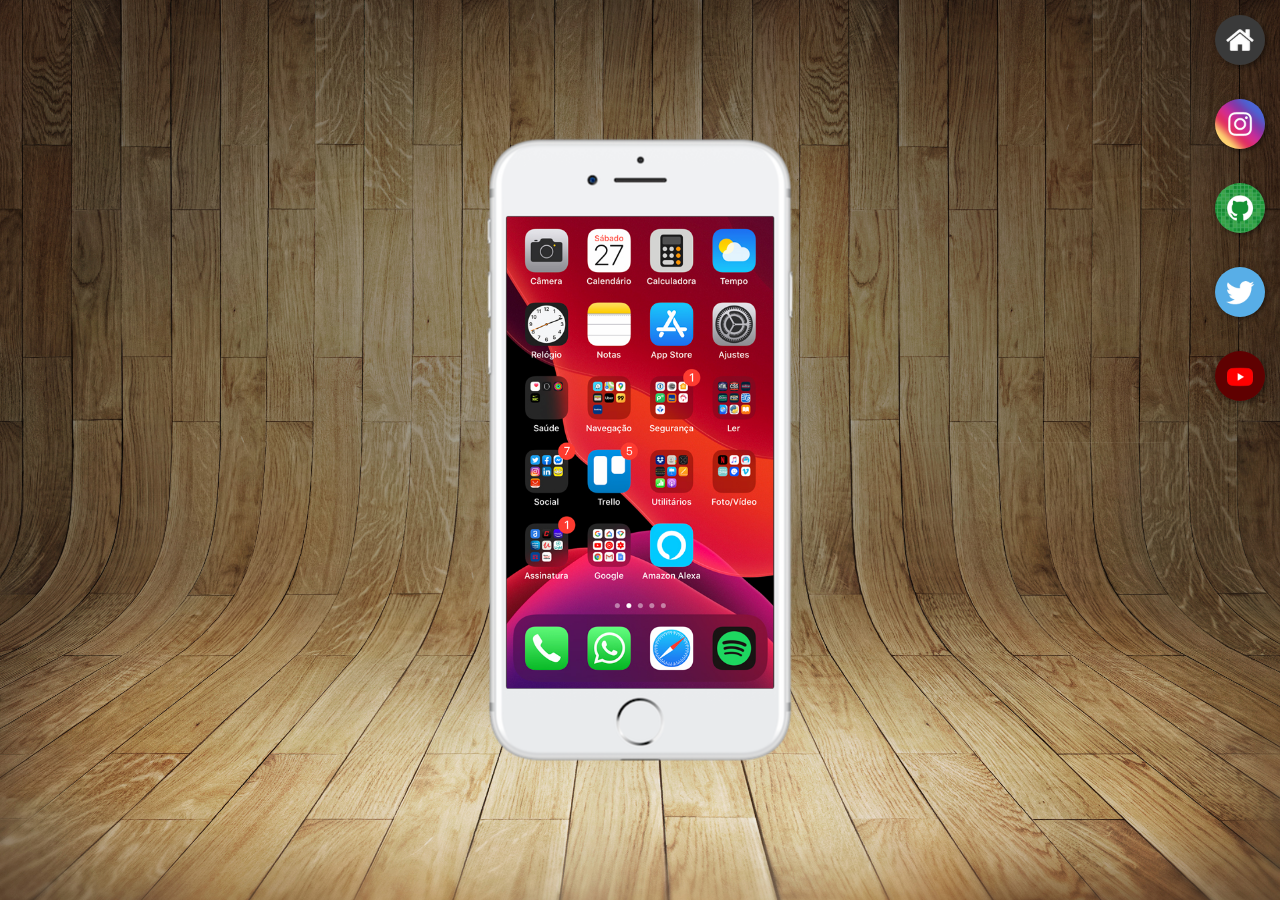
<file: index.html>
<!DOCTYPE html>
<html lang="pt-br">
<head>
    <meta charset="UTF-8">
    <meta name="viewport" content="width=device-width, initial-scale=1.0">
    <title>Projeto Redes Sociais</title>
    <link rel="shortcut icon" href="favicon.ico" type="image/x-icon">
    <link rel="stylesheet" href="estilo/style.css">
</head>
<body>
    <main>
        <section id="telefone">
            <iframe src="home.html" frameborder="0" name="tela" id="tela">
                Seu navegador não é compatível com isso
            </iframe>
        </section>

        <section id="redes-sociais">
            <a href="home.html" target="tela"><img src="imagens/logo-home.jpg" alt="Home"></a> <br>
            <a href="instagram.html" target="tela"><img src="imagens/logo-instagram.jpg" alt="Instagram"></a> <br>
            <a href="github.html" target="tela"><img src="imagens/logo-github.jpg" alt="GitHub"></a> <br>
            <a href="x.html" target="tela"> <img src="imagens/logo-twitter.jpg" alt=""></a> <br>
            <a href="#" target=""></a>
            <a href="youtube.html" target="tela"><img src="imagens/logo-youtube.jpg" alt="Youtube"></a>
        </section>
    </main>

</body>
</html>
</file>
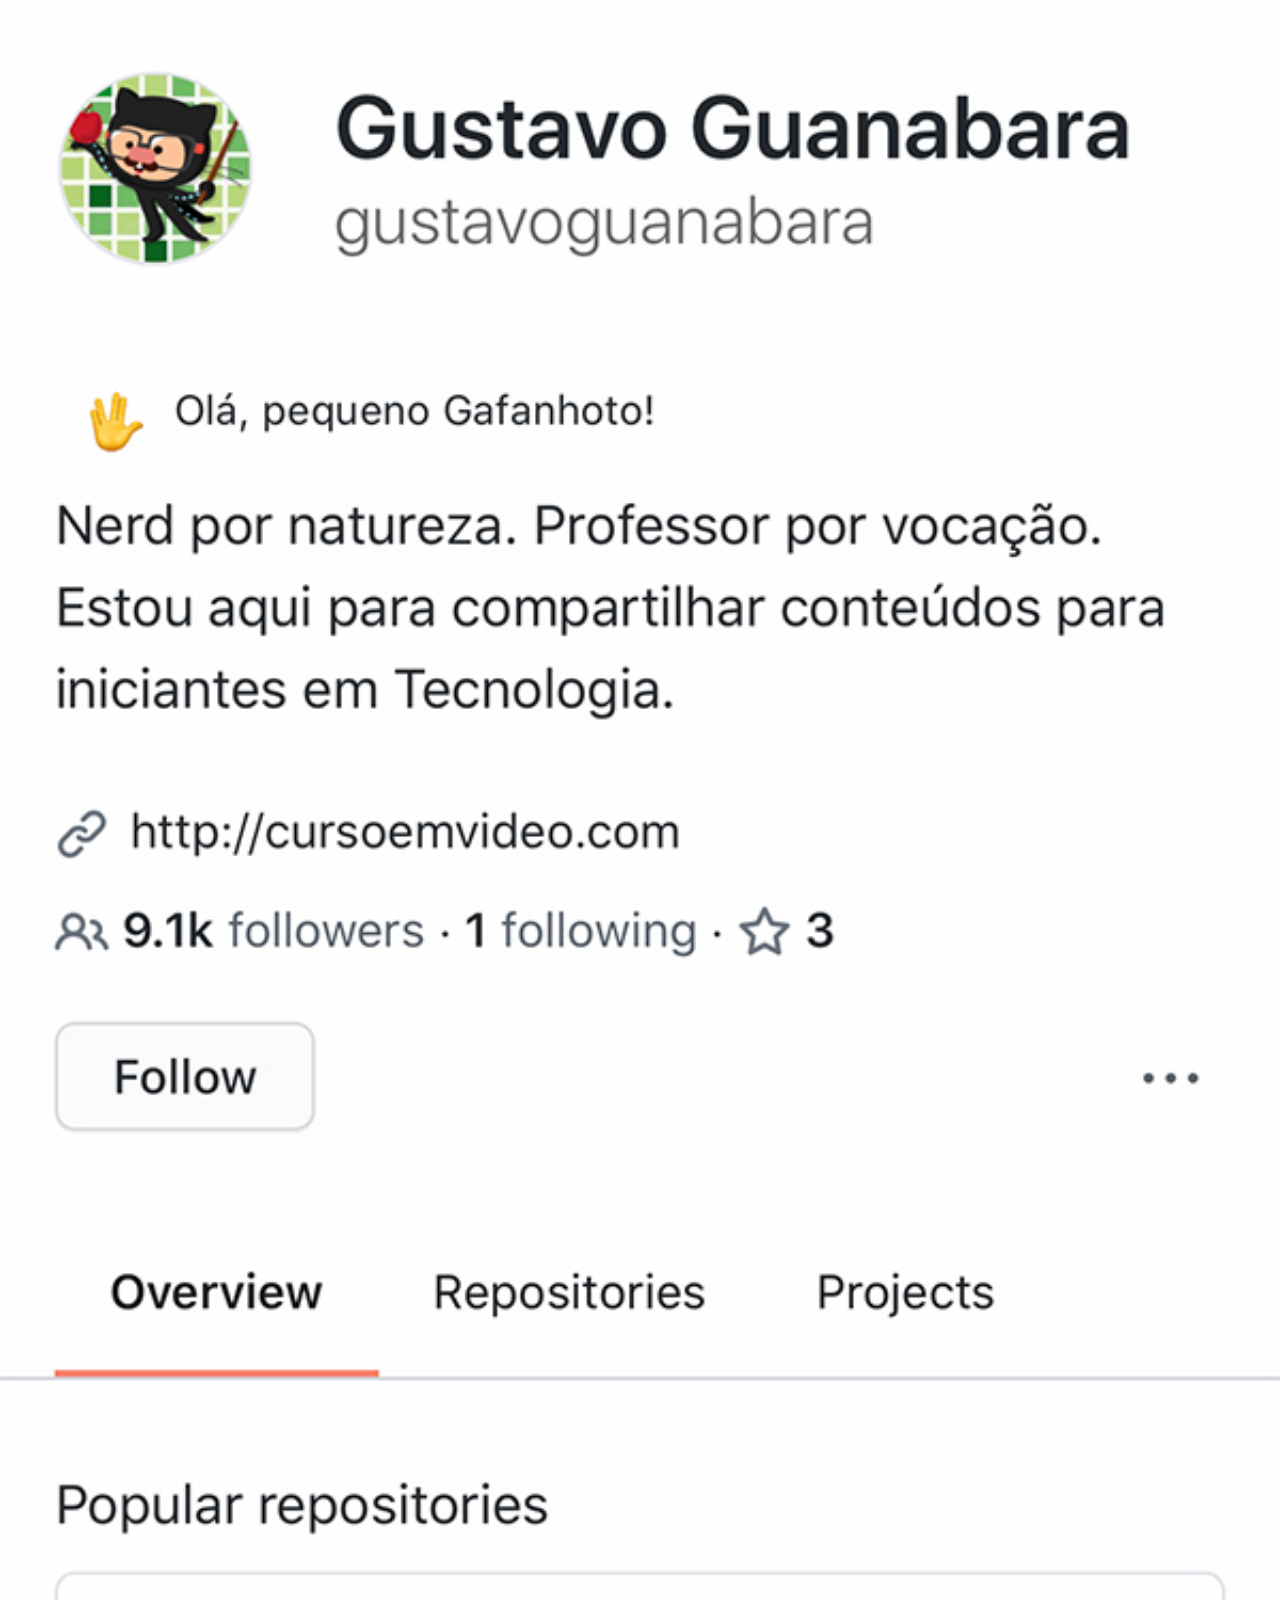
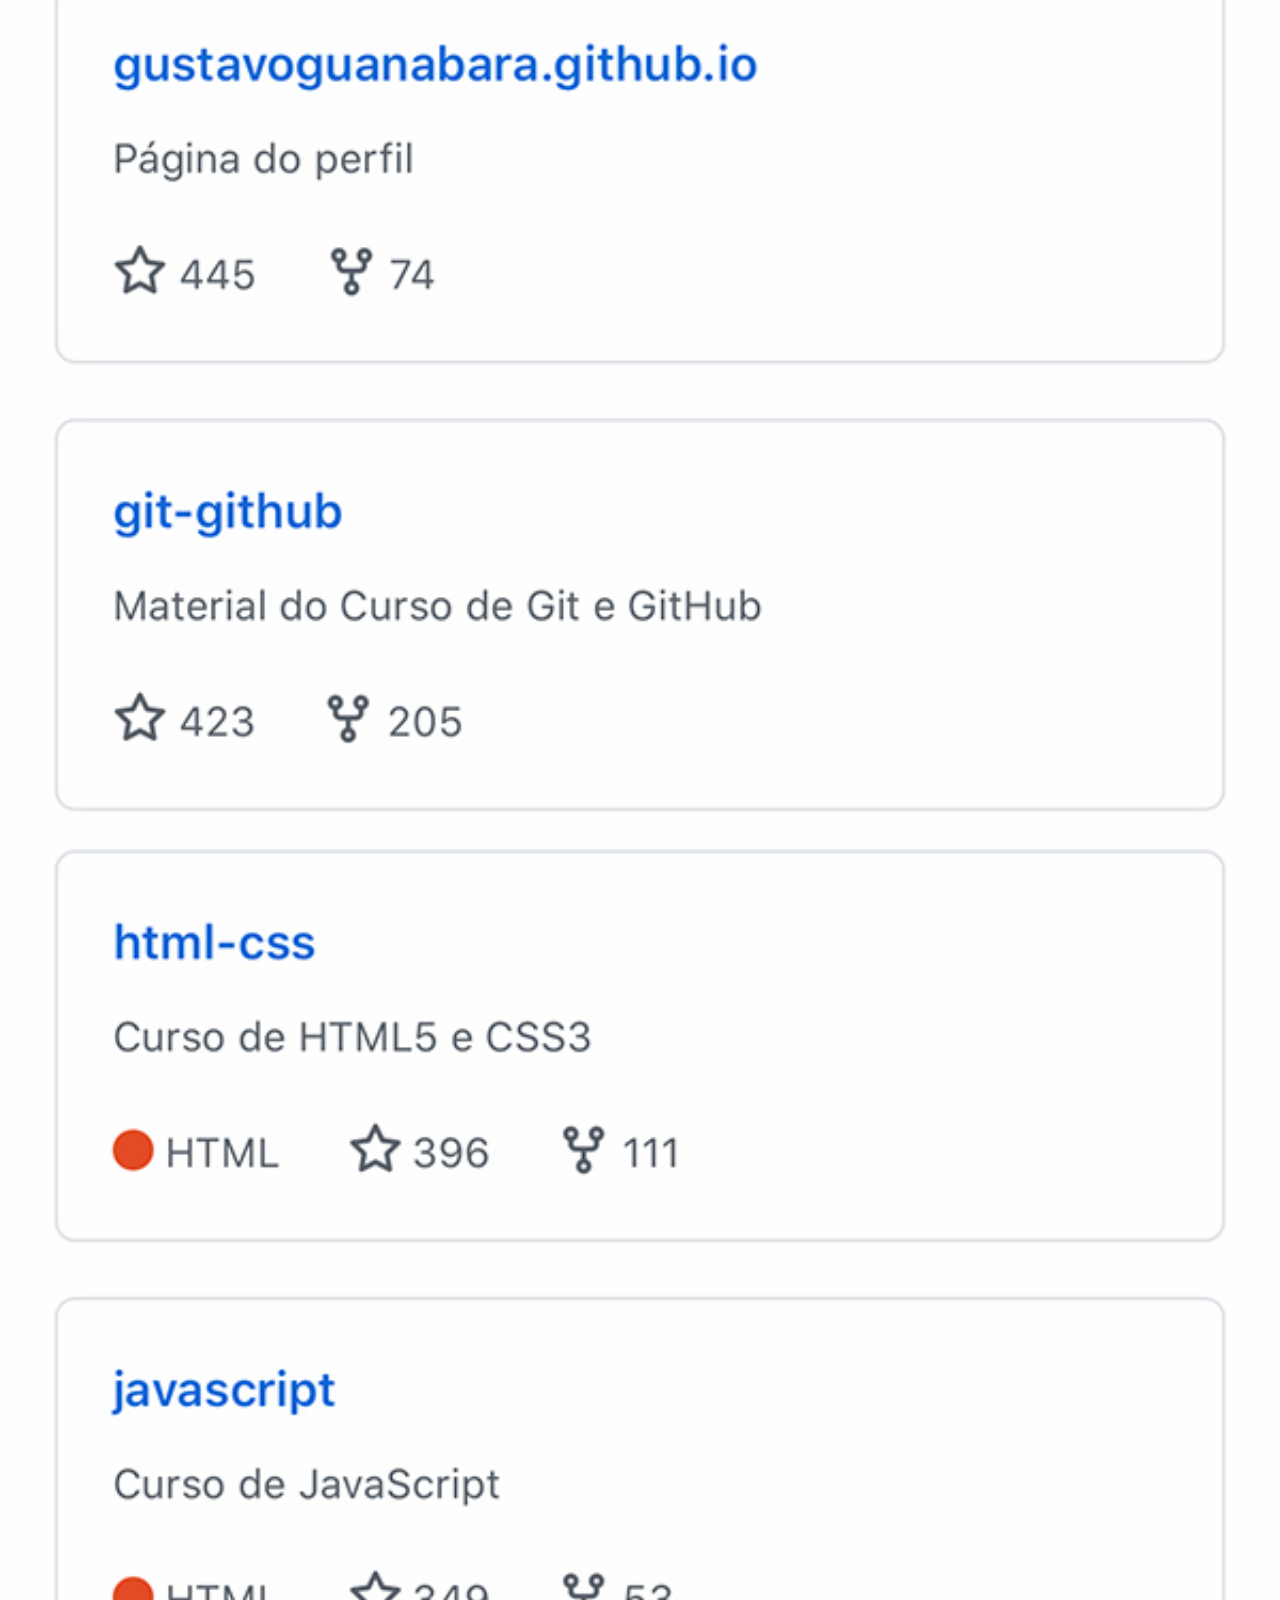
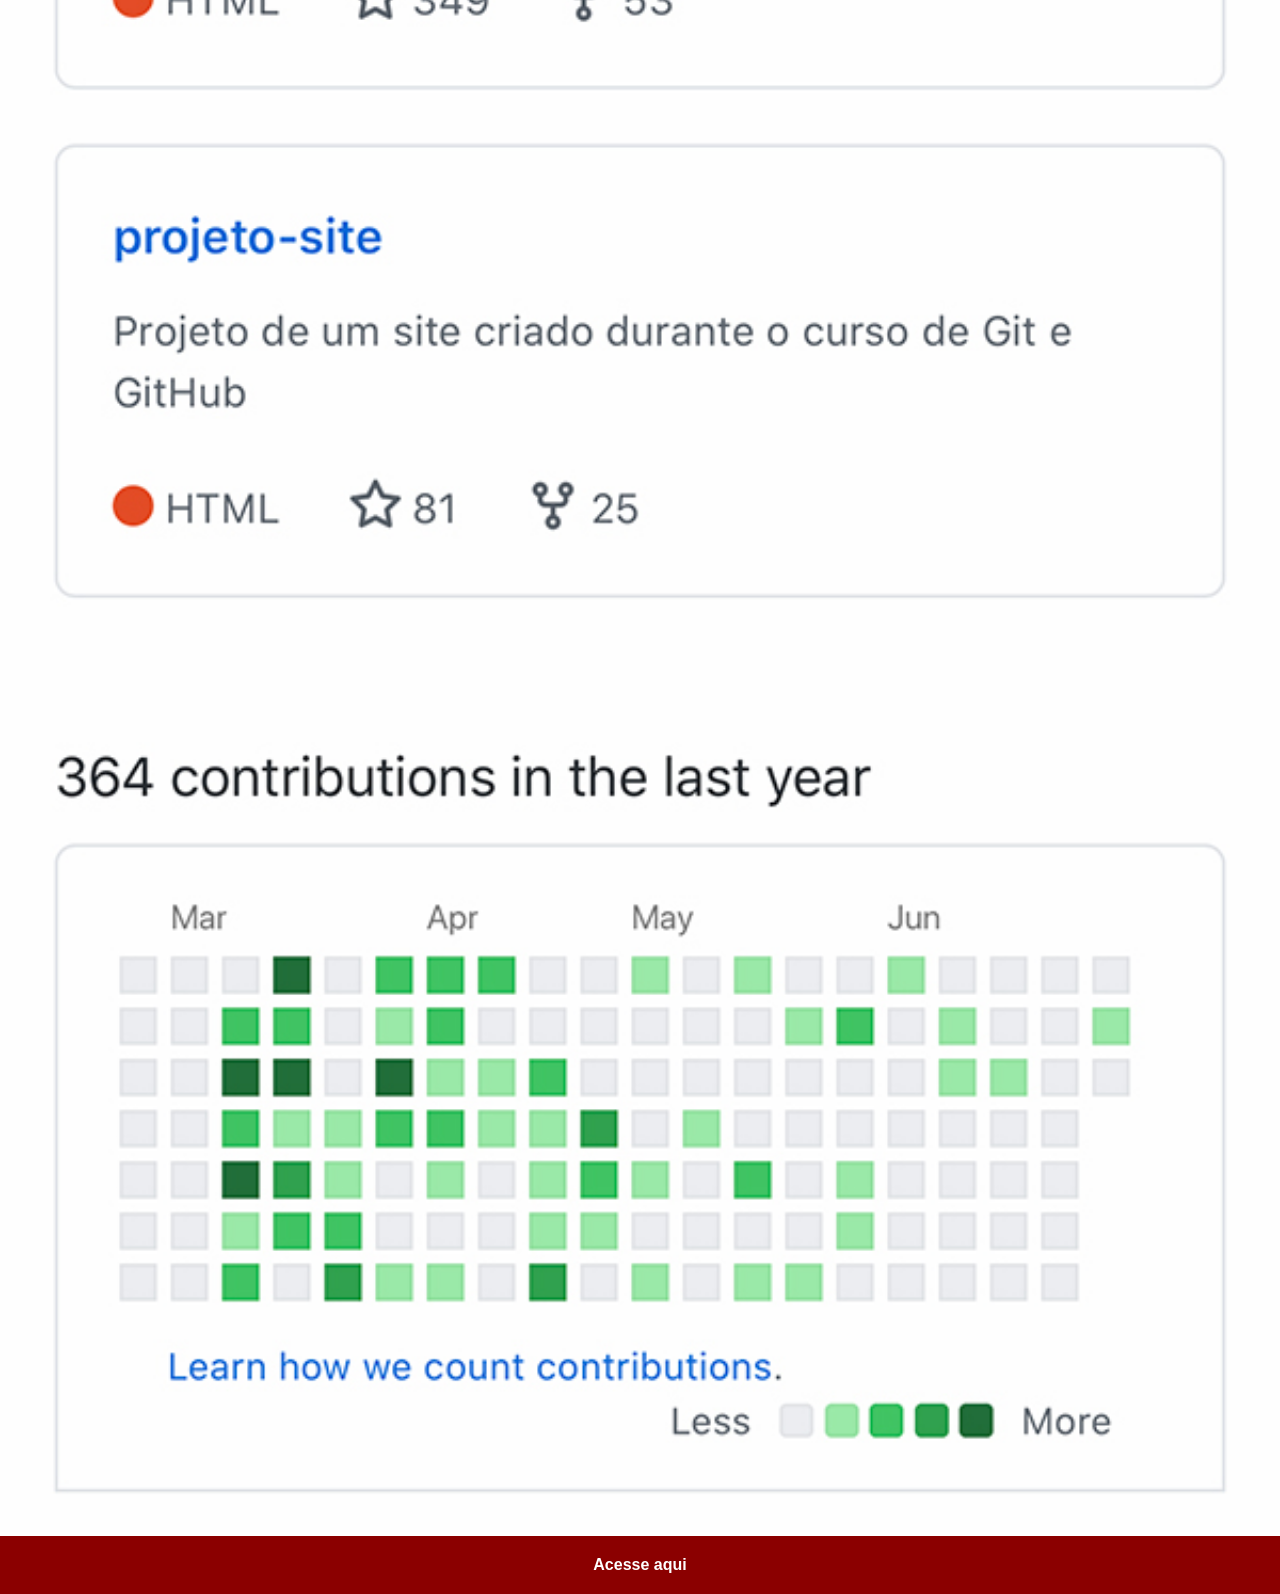
<file: github.html>
<!DOCTYPE html>
<html lang="en">
<head>
    <meta charset="UTF-8">
    <meta name="viewport" content="width=device-width, initial-scale=1.0">
    <title>GitHub</title>
    <link rel="stylesheet" href="estilo/social.css">
</head>
<body>
    <img src="imagens/tela-github.jpg" alt="GitHub">
    <a href="https://github.com/EduardoBarrosoDev">Acesse aqui</a>
</body>
</html>
</file>
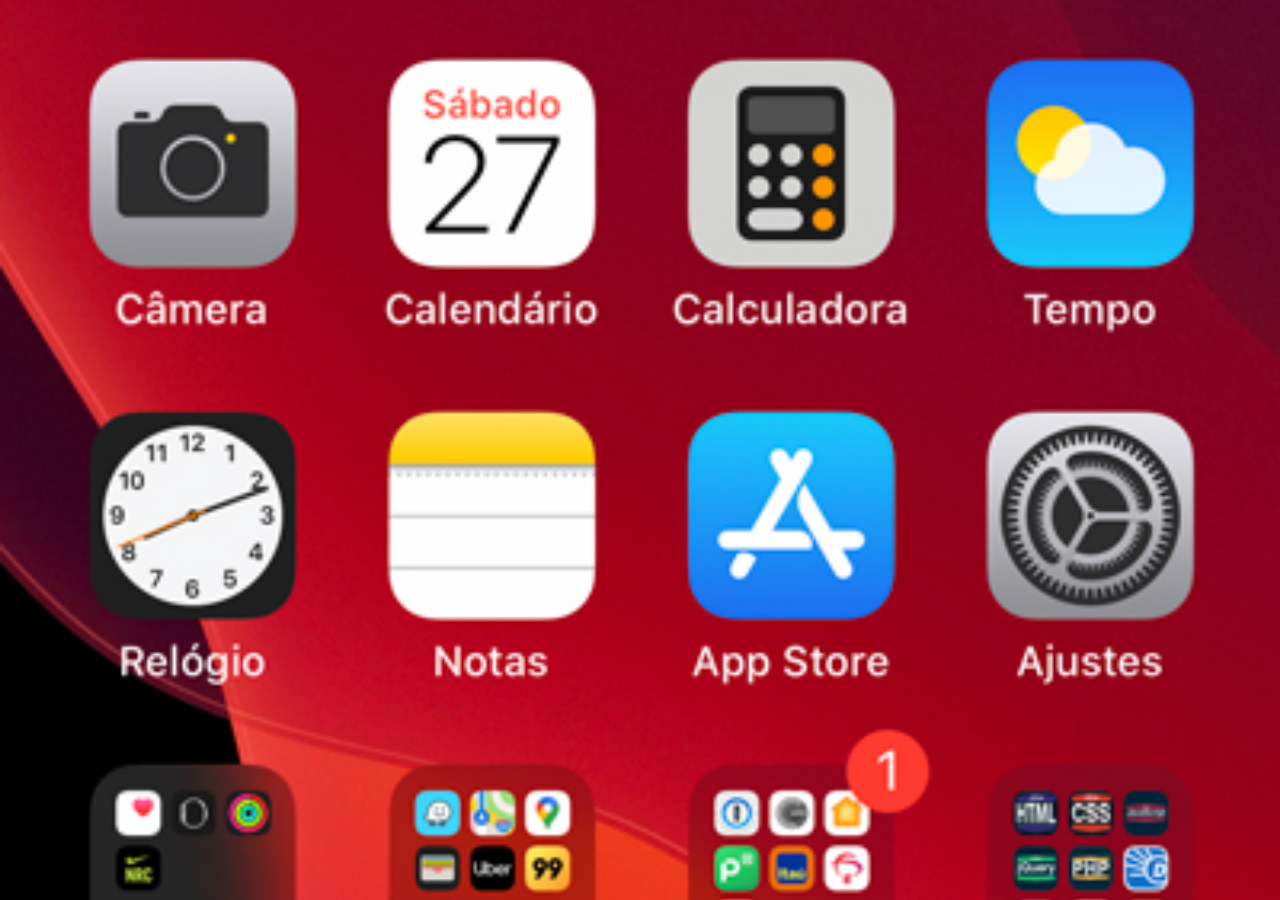
<file: home.html>
<!DOCTYPE html>
<html lang="pt-br">
<head>
    <meta charset="UTF-8">
    <meta name="viewport" content="width=device-width, initial-scale=1.0">
    <title>Home</title>
</head>
<style>
    * {
        margin: 0px;
        padding: 0px;
    }

    body {
        height: 100vh;
        width: 100vw;
        background: black url(imagens/tela-home.jpg) no-repeat top center;
        background-size: cover;
    }
</style>
<body>
    
</body>
</html>
</file>
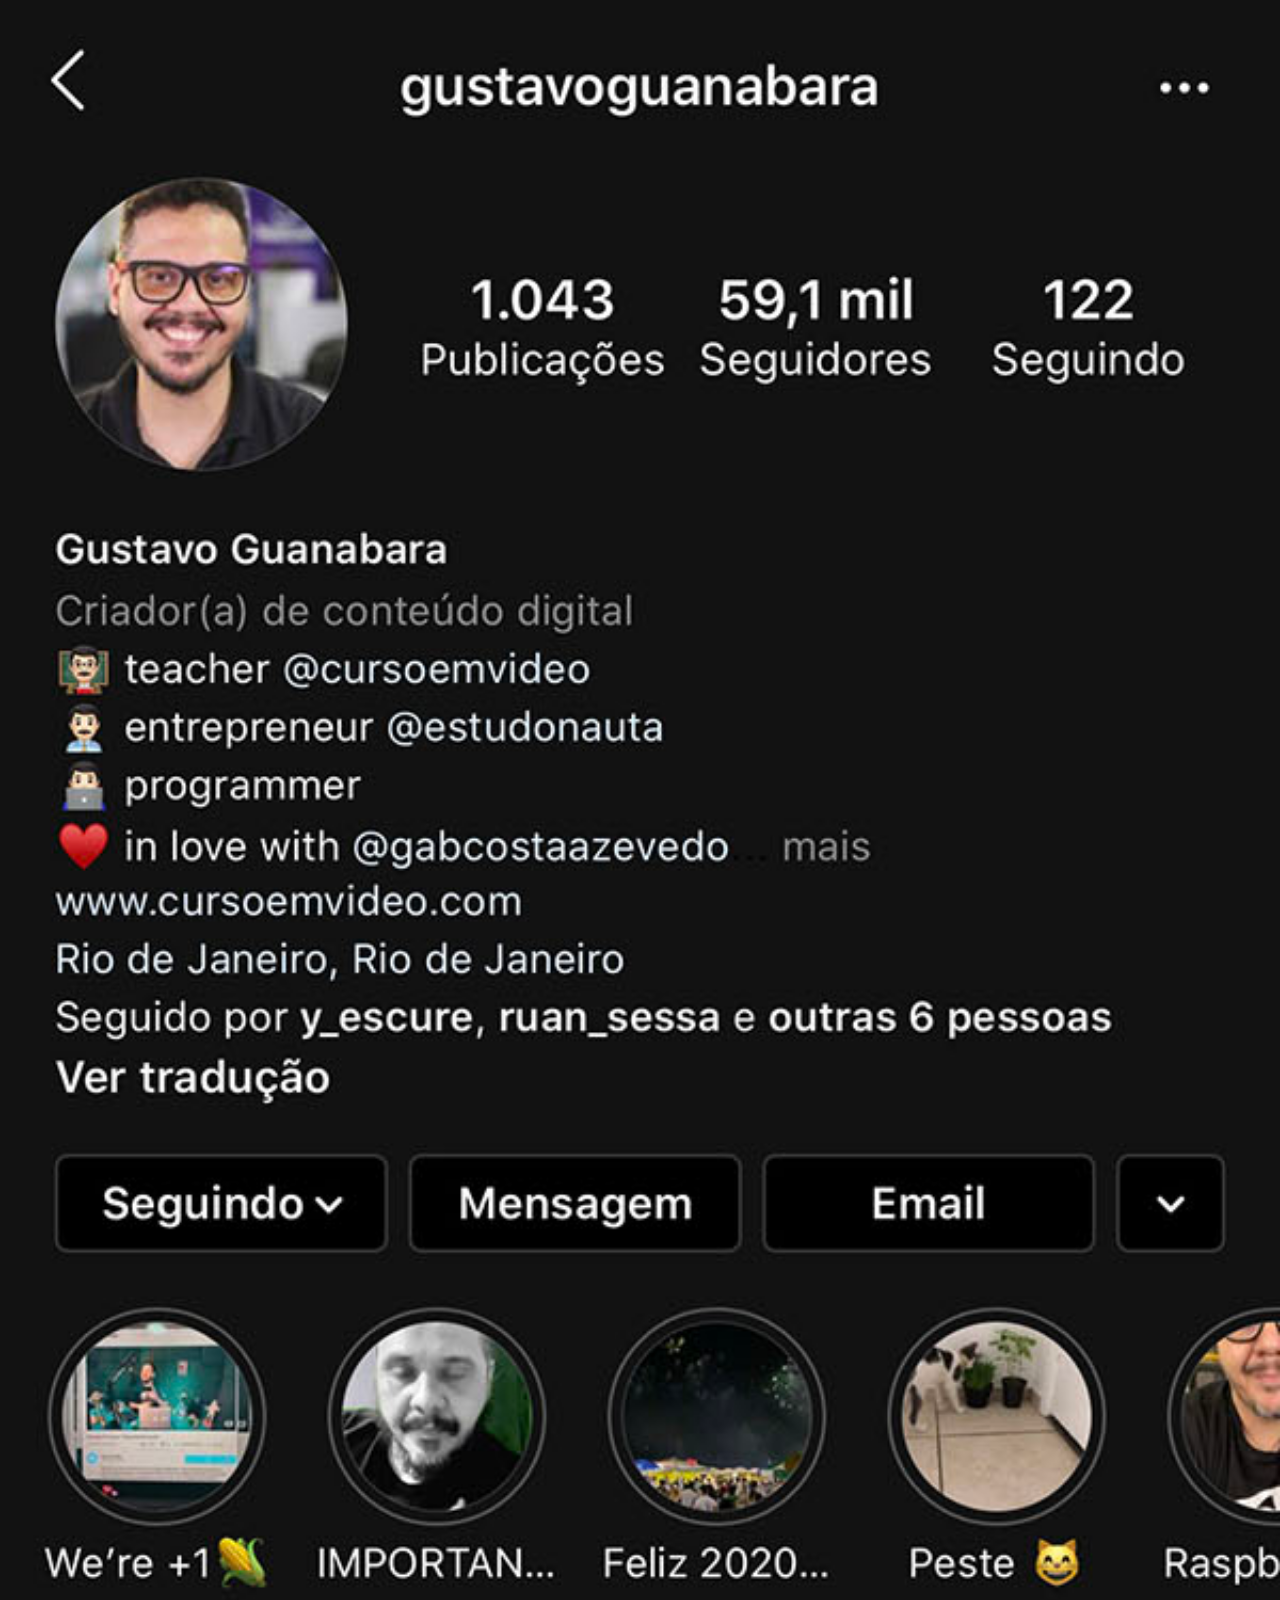
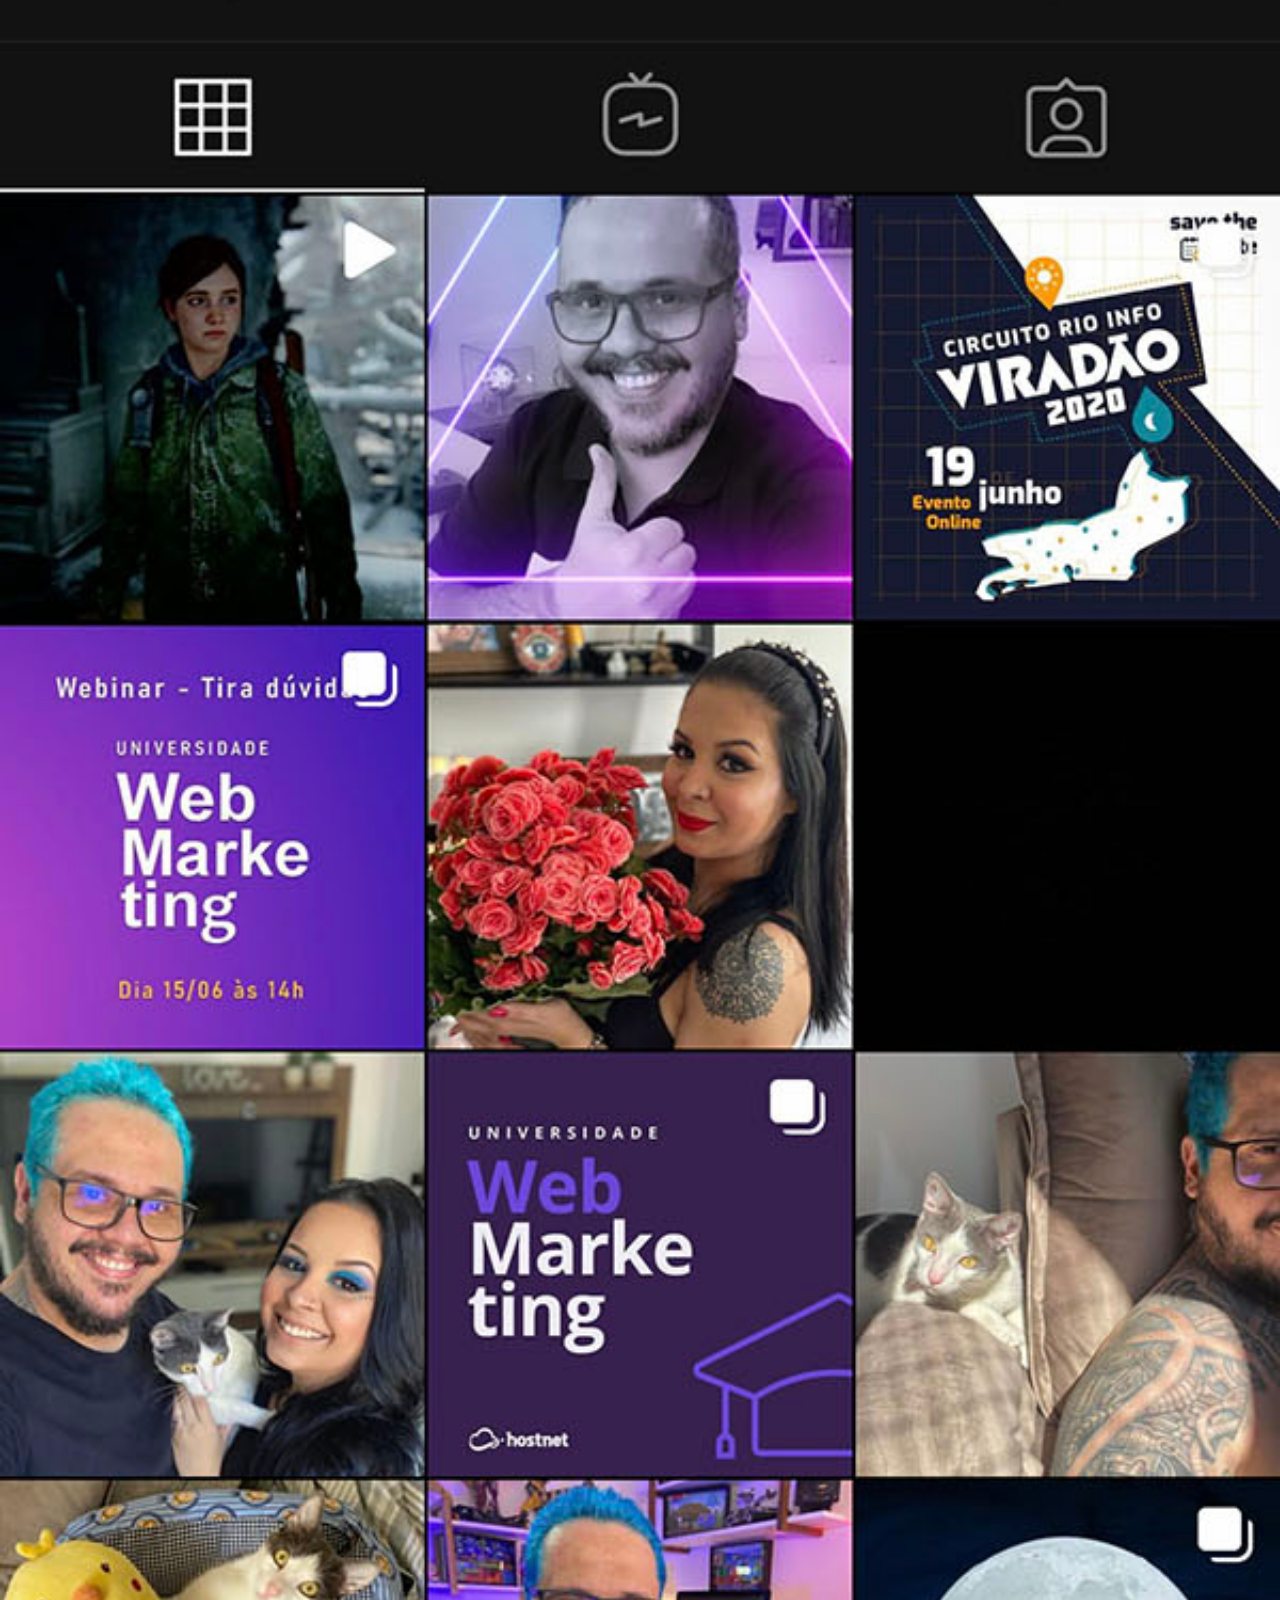
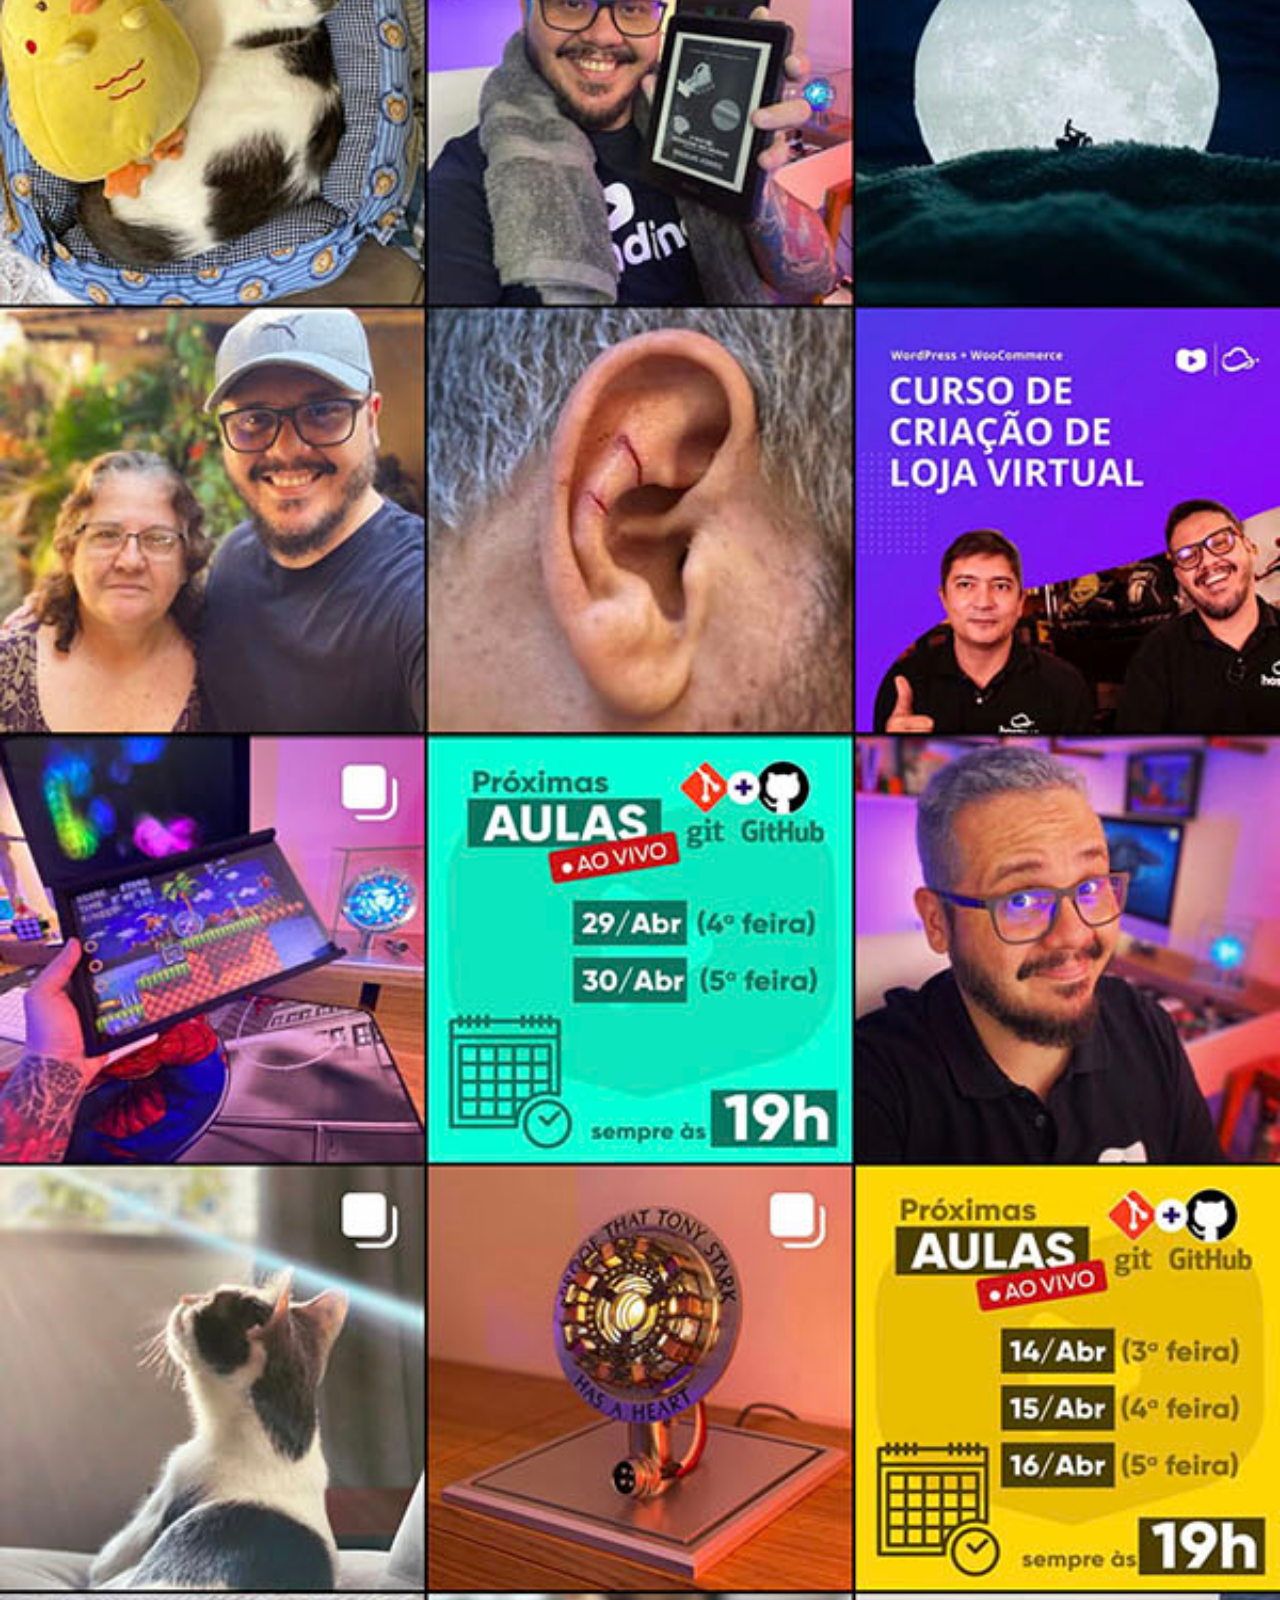
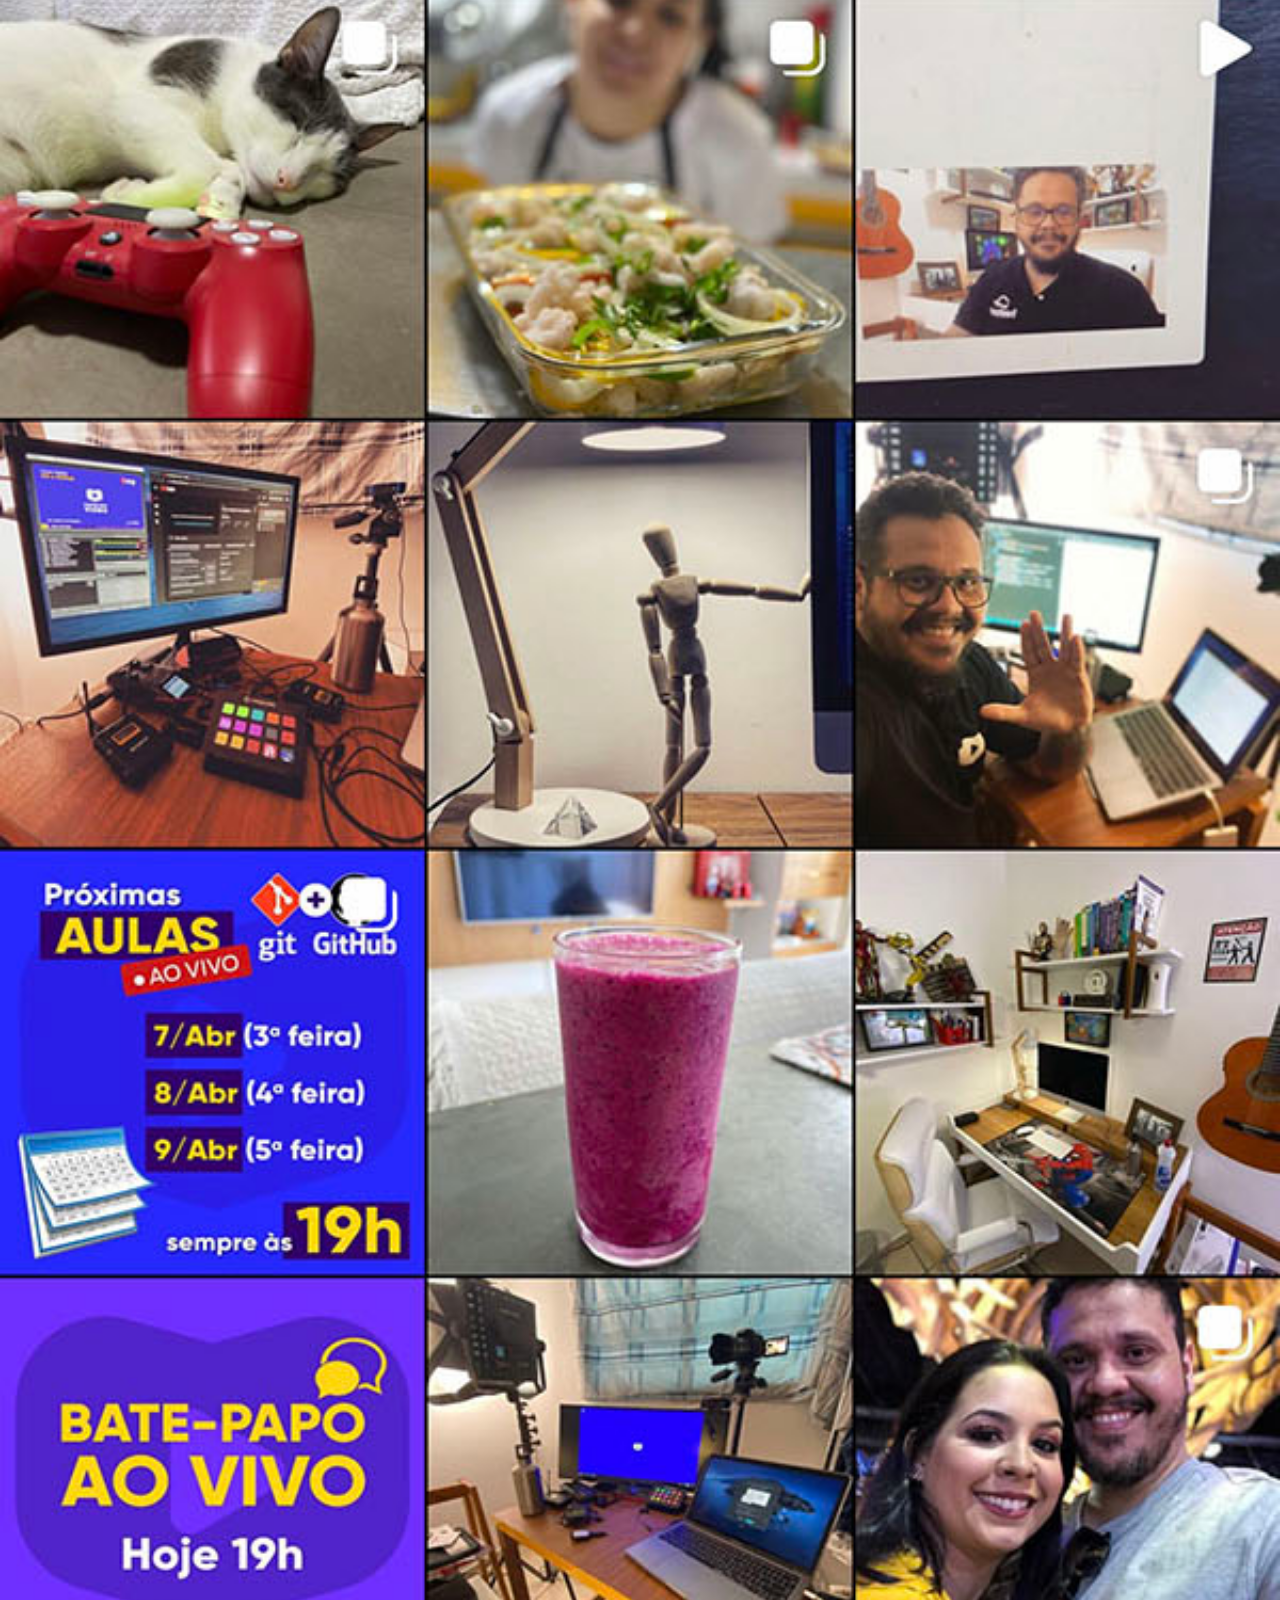
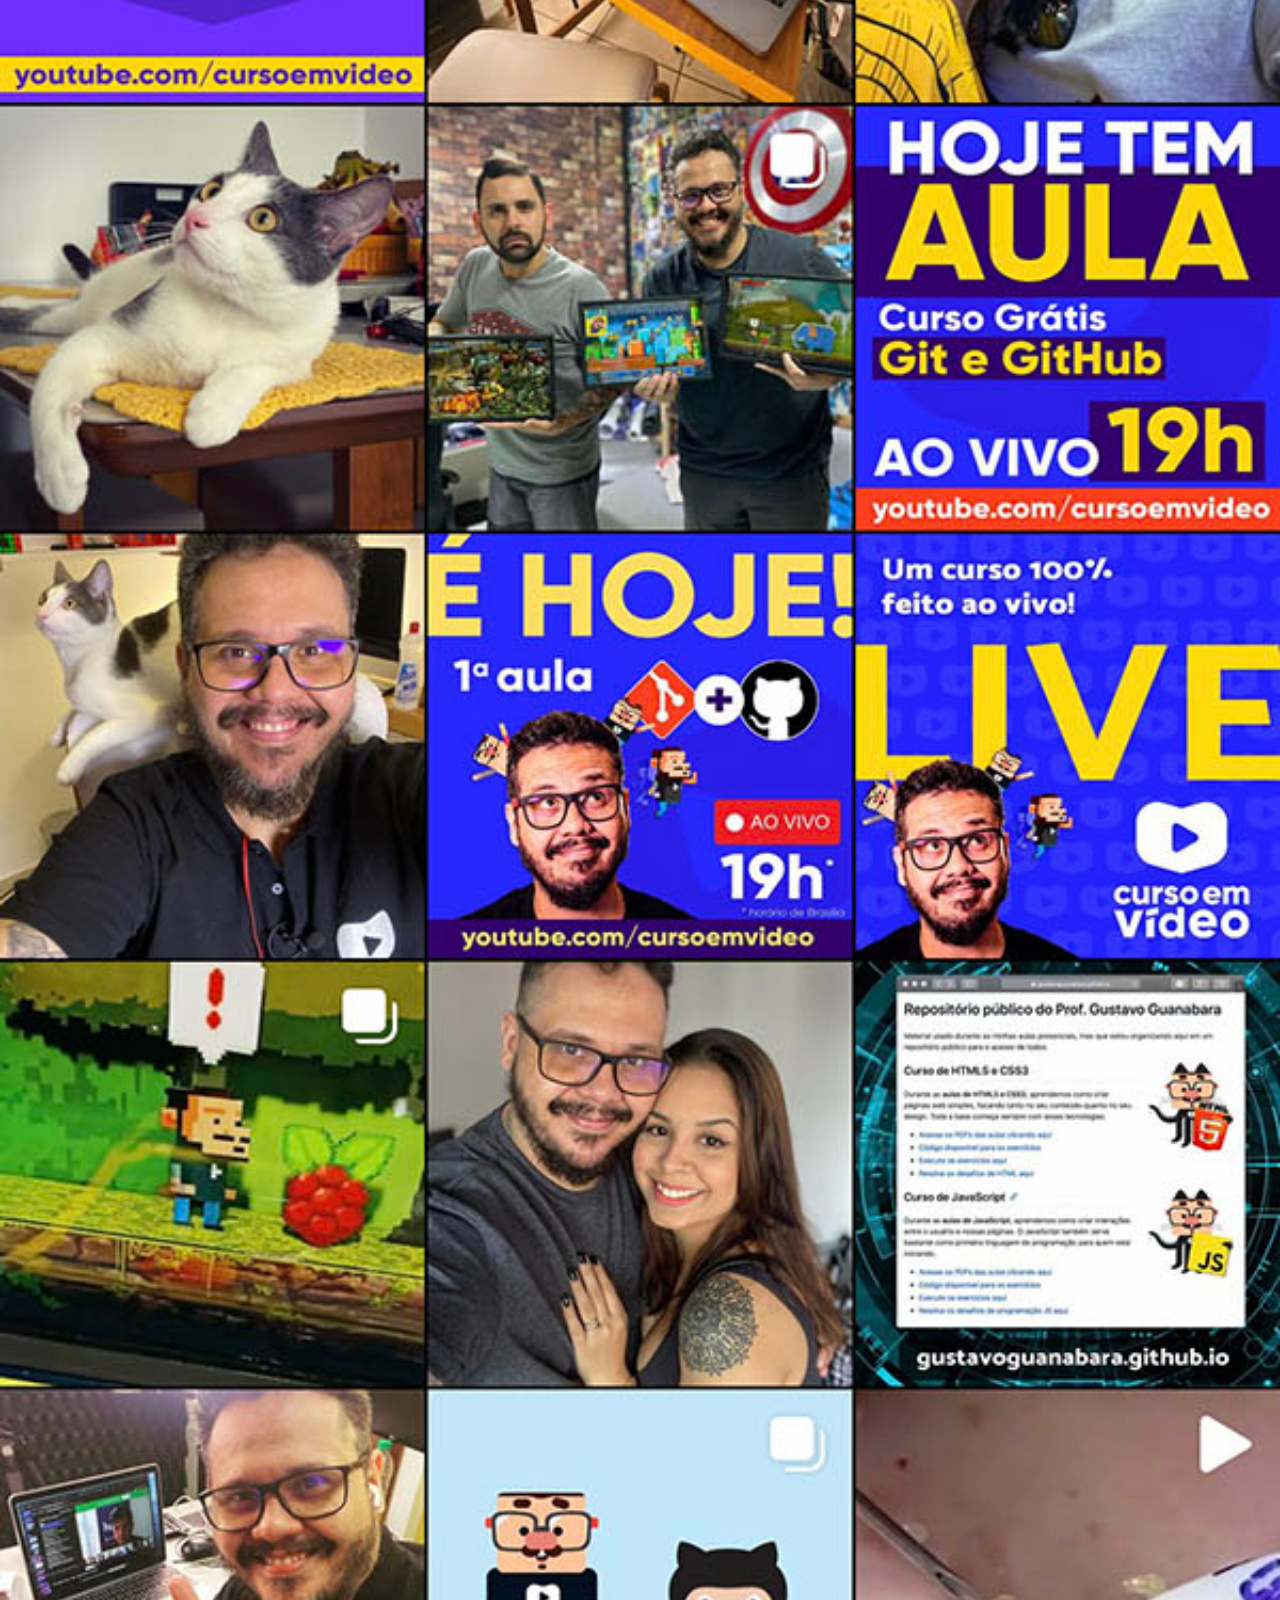
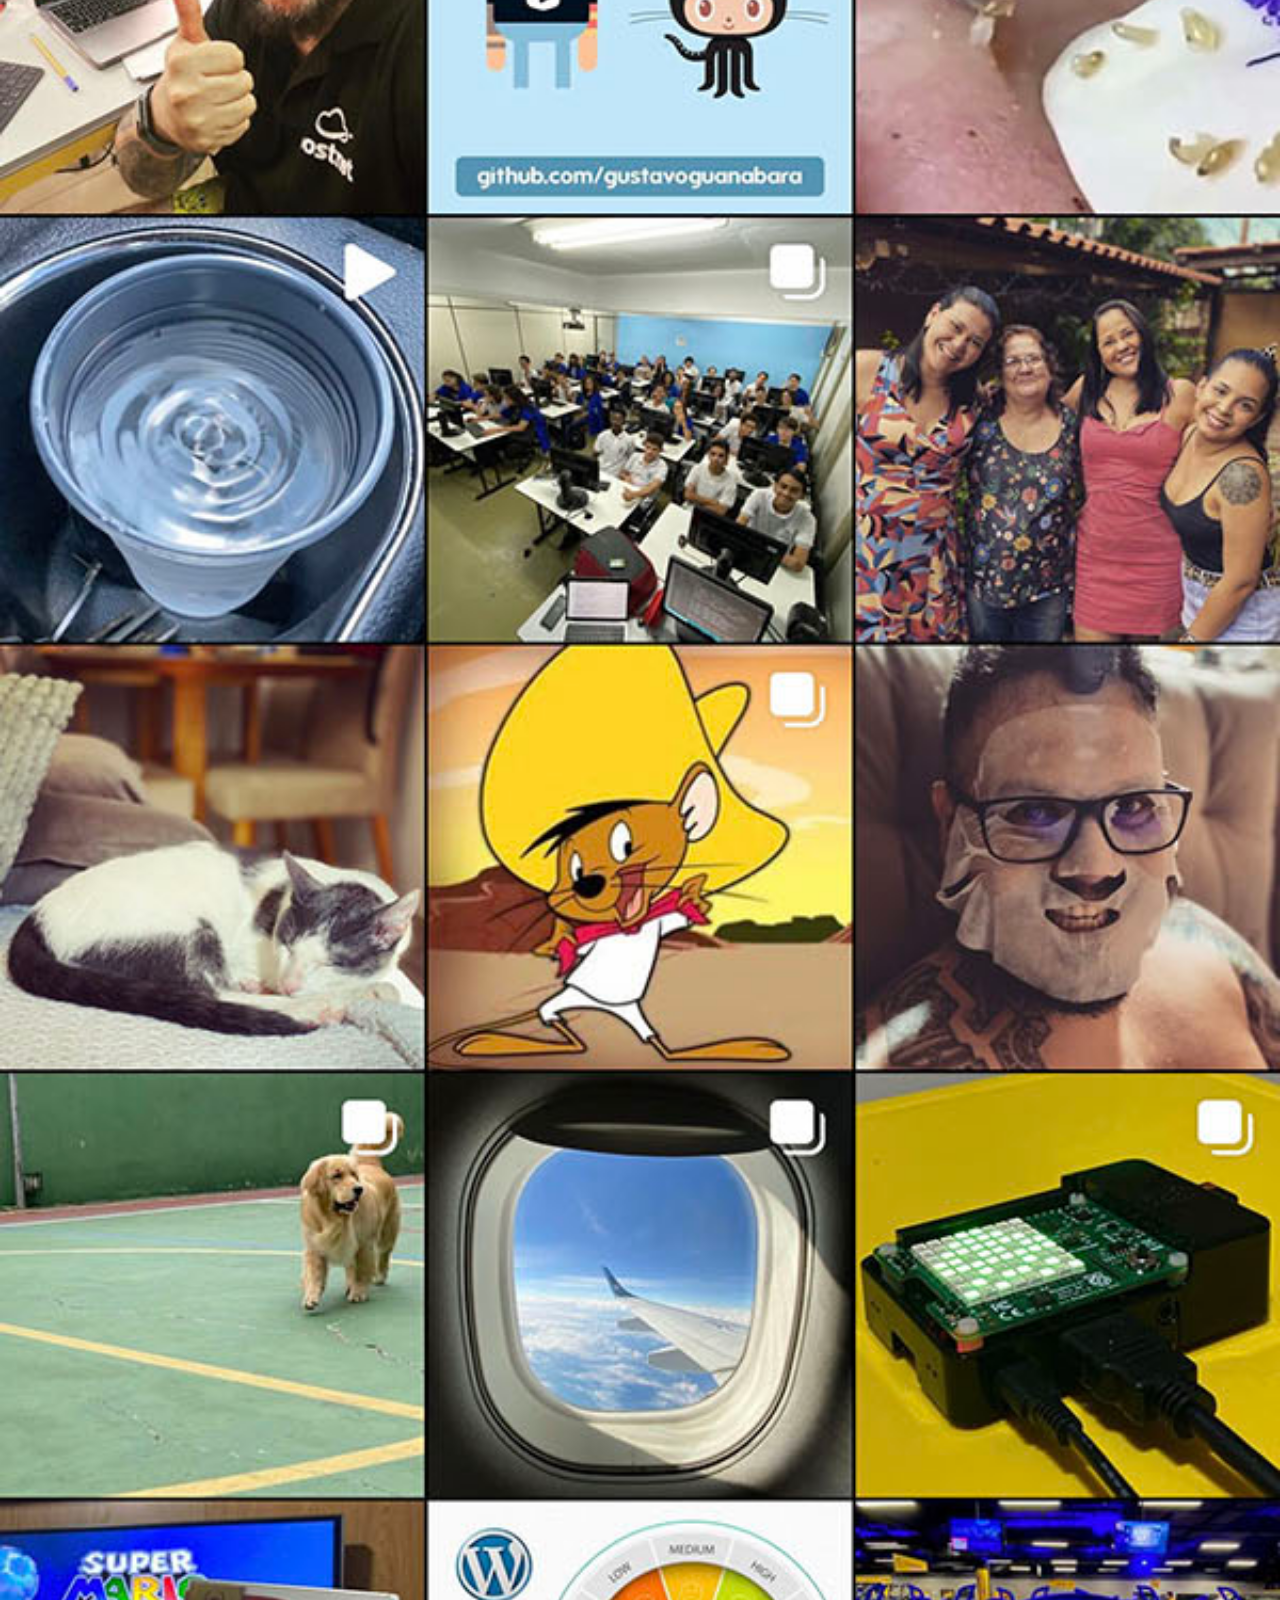
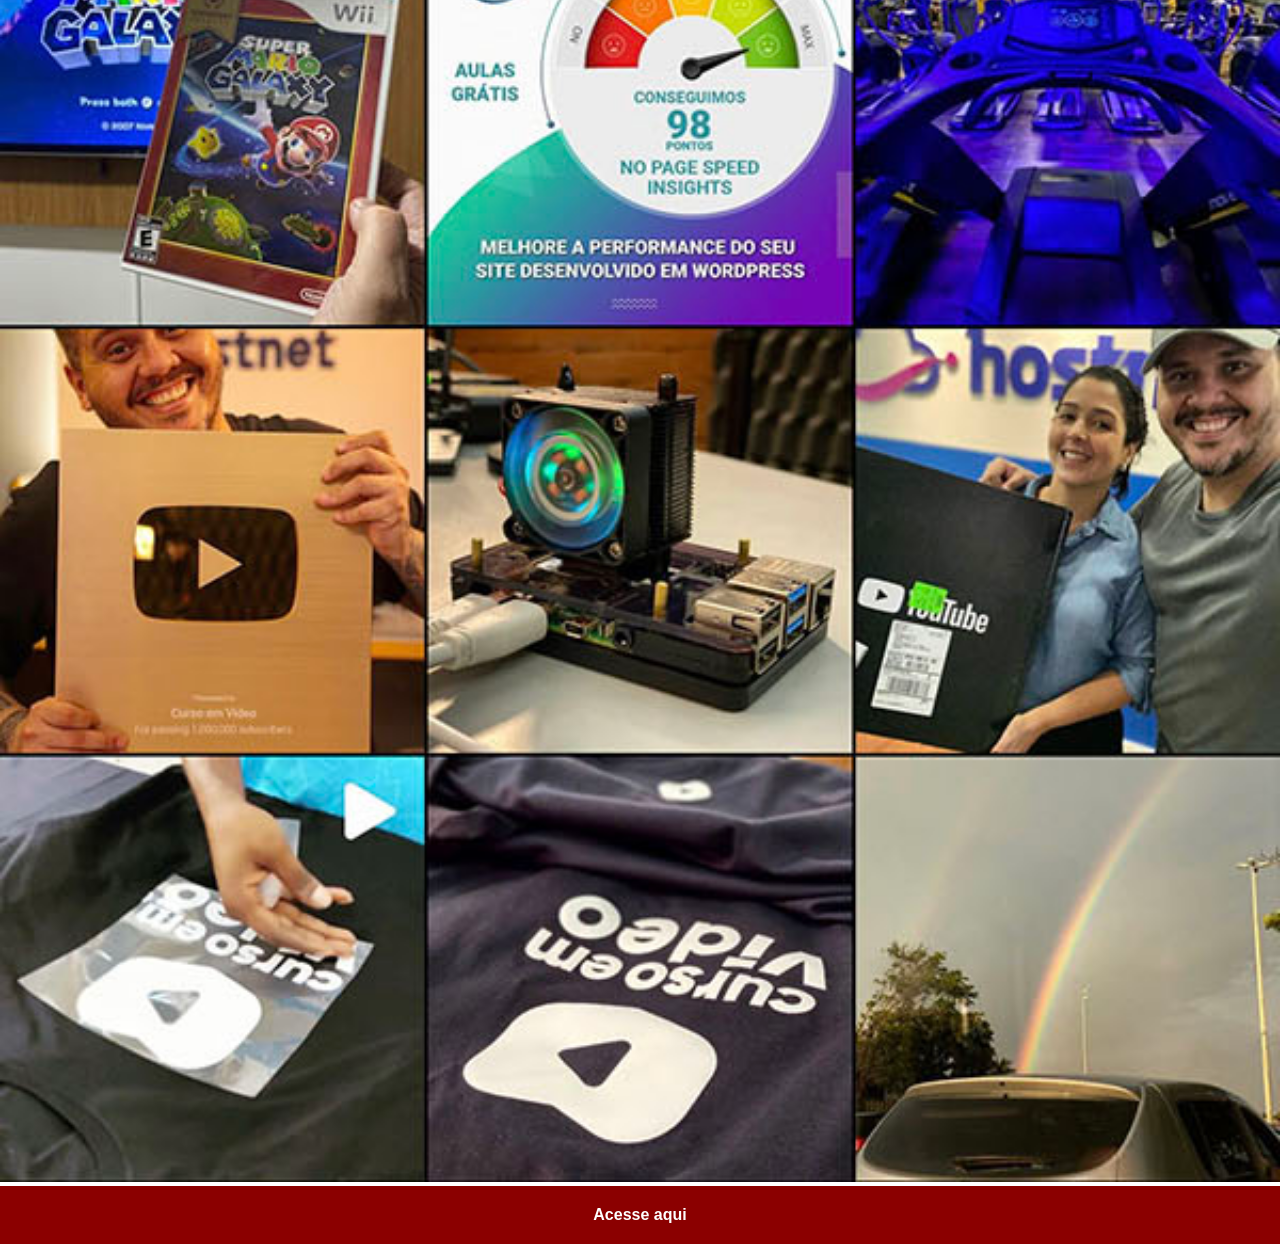
<file: instagram.html>
<!DOCTYPE html>
<html lang="pt-br">
<head>
    <meta charset="UTF-8">
    <meta name="viewport" content="width=device-width, initial-scale=1.0">
    <title>Instagram</title>
    <link rel="stylesheet" href="estilo/social.css">
</head>
<body>
    <img src="imagens/tela-instagram.jpg" alt="Instagram">
    <a href="https://www.instagram.com/eduardo_barroso19/">Acesse aqui</a>
</body>
</html>
</file>
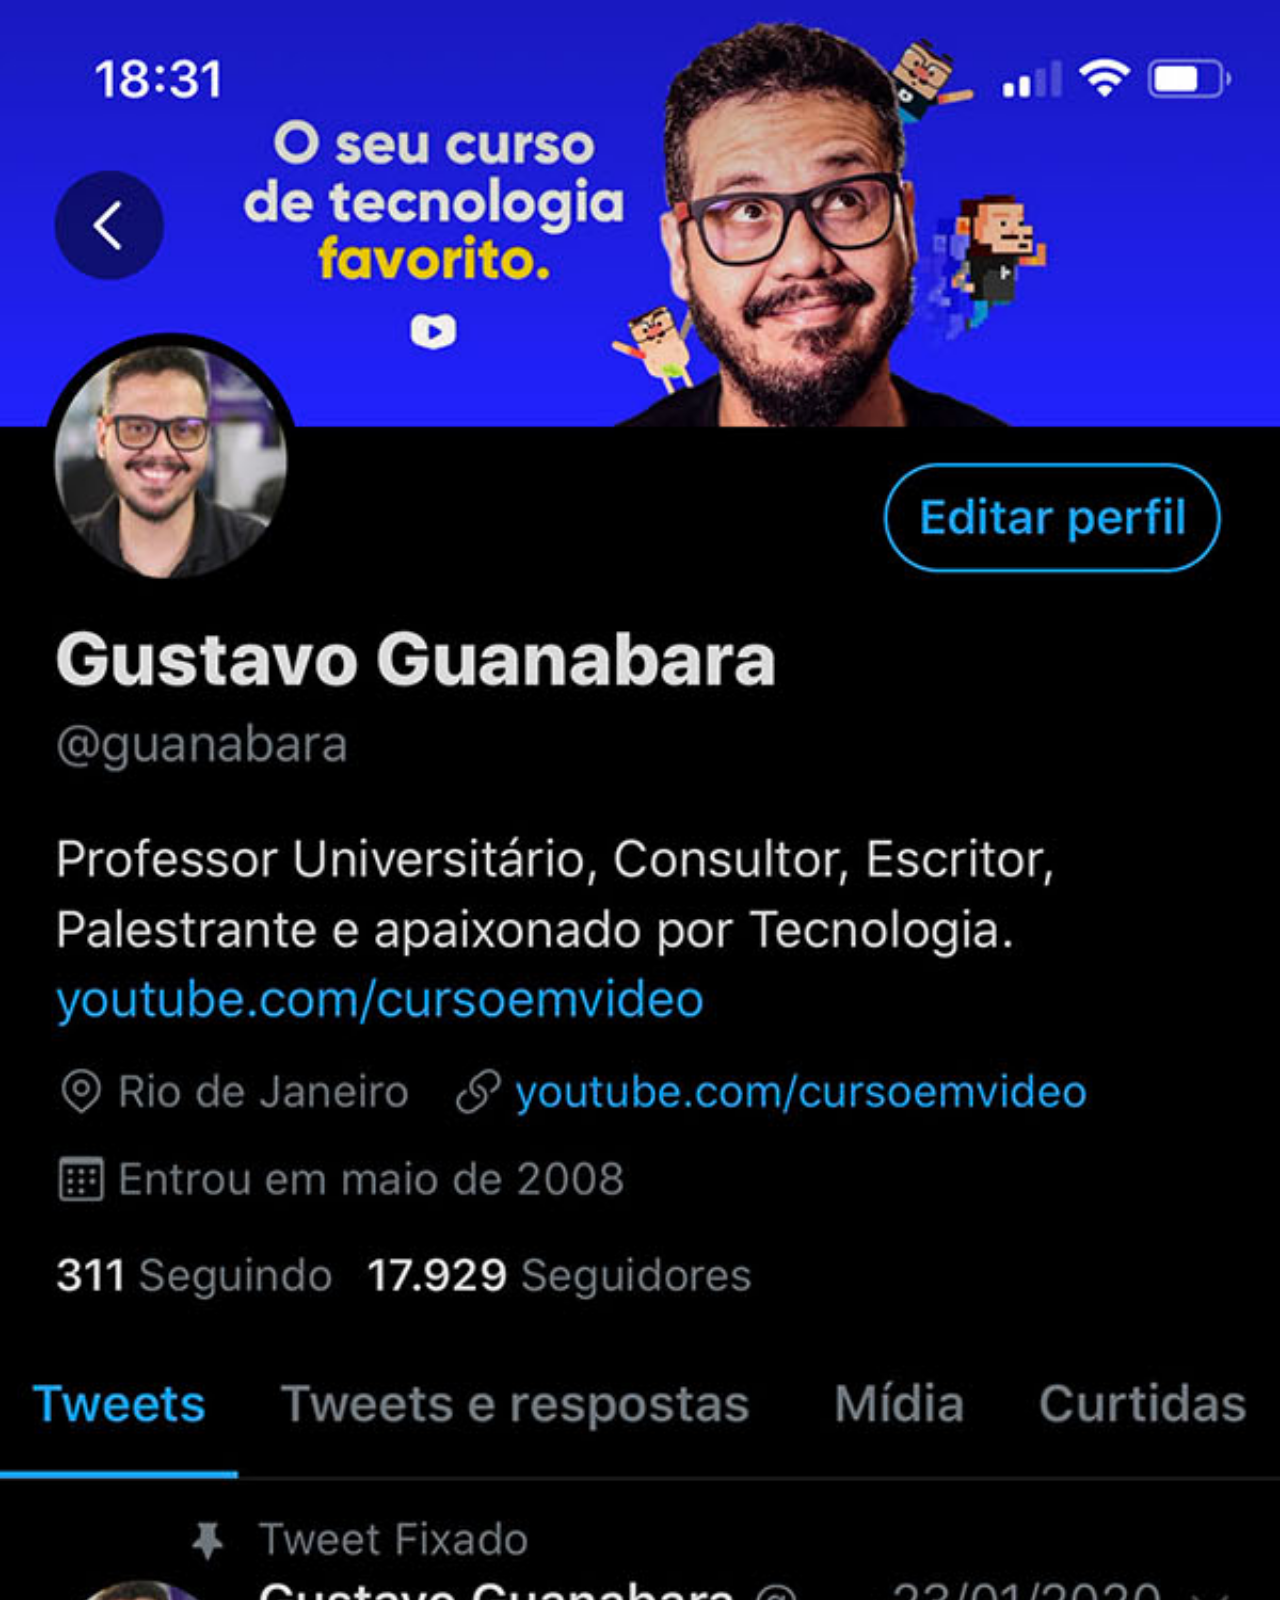
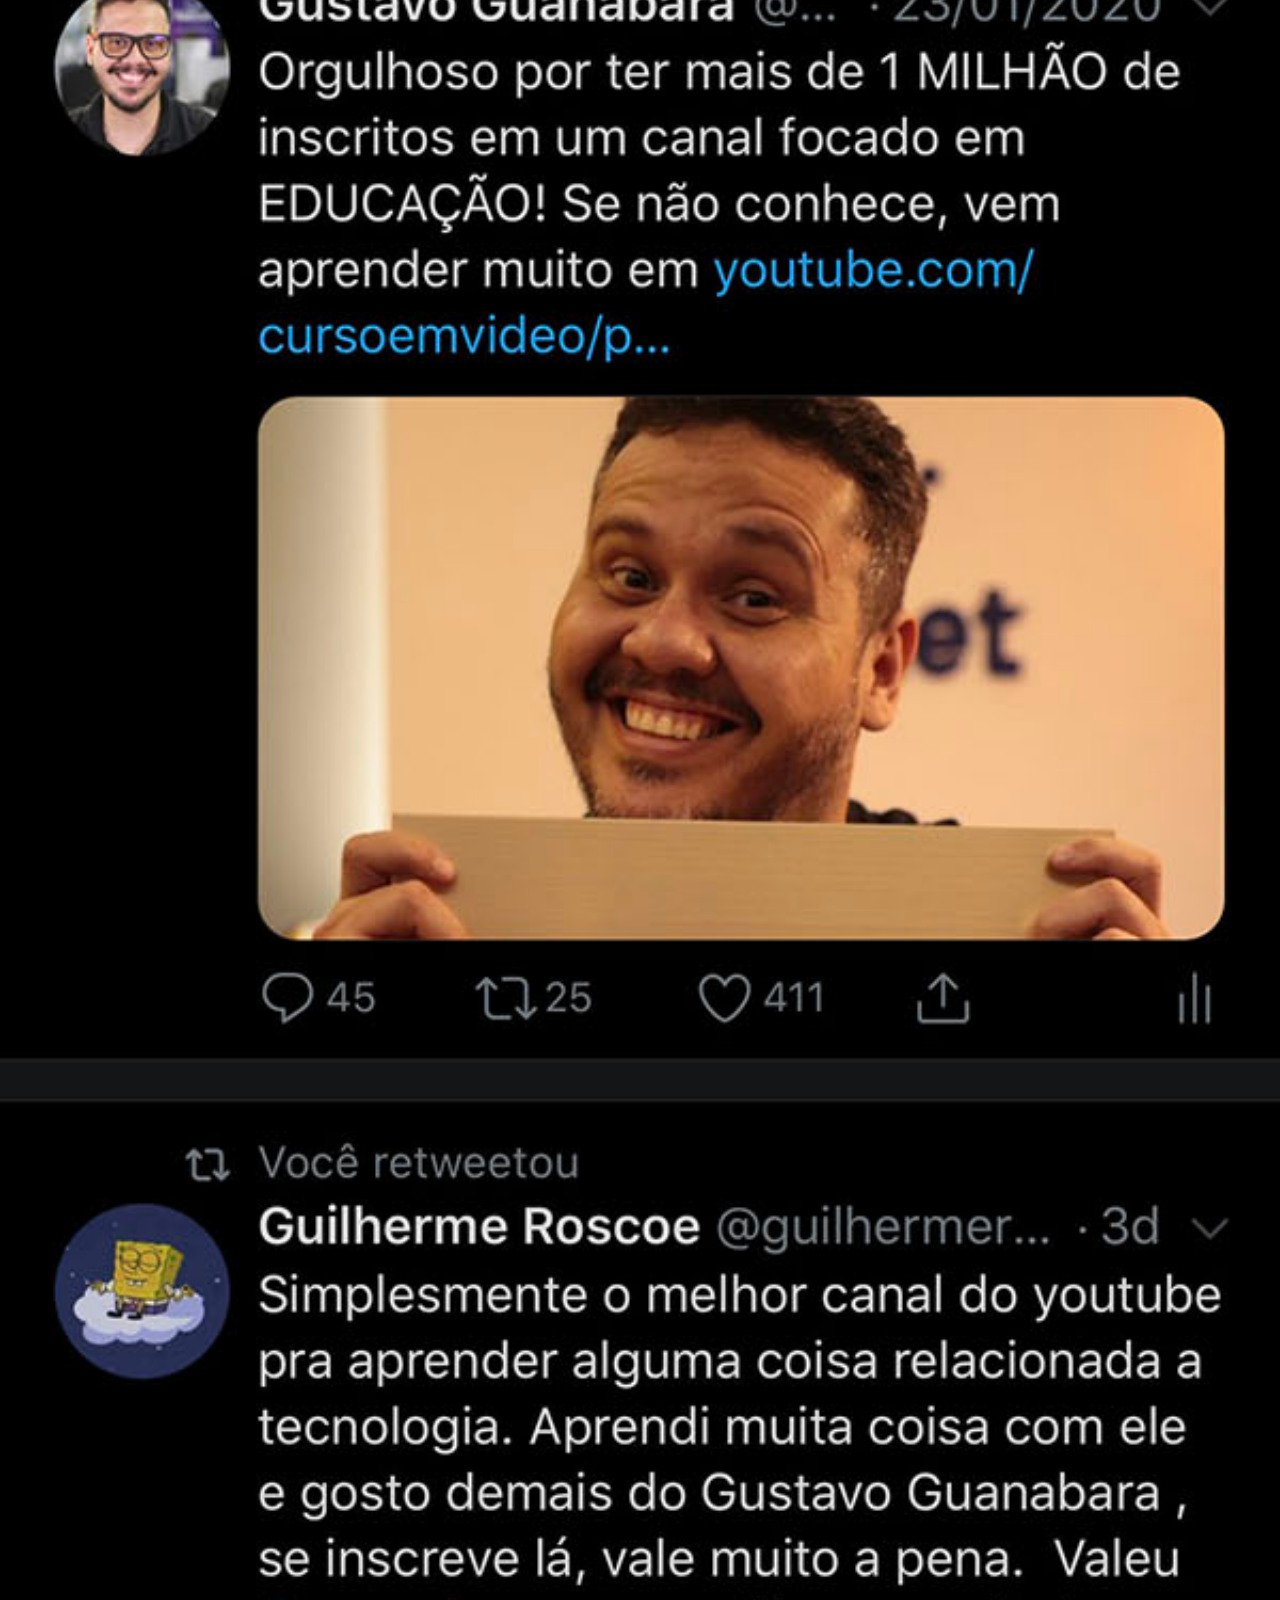
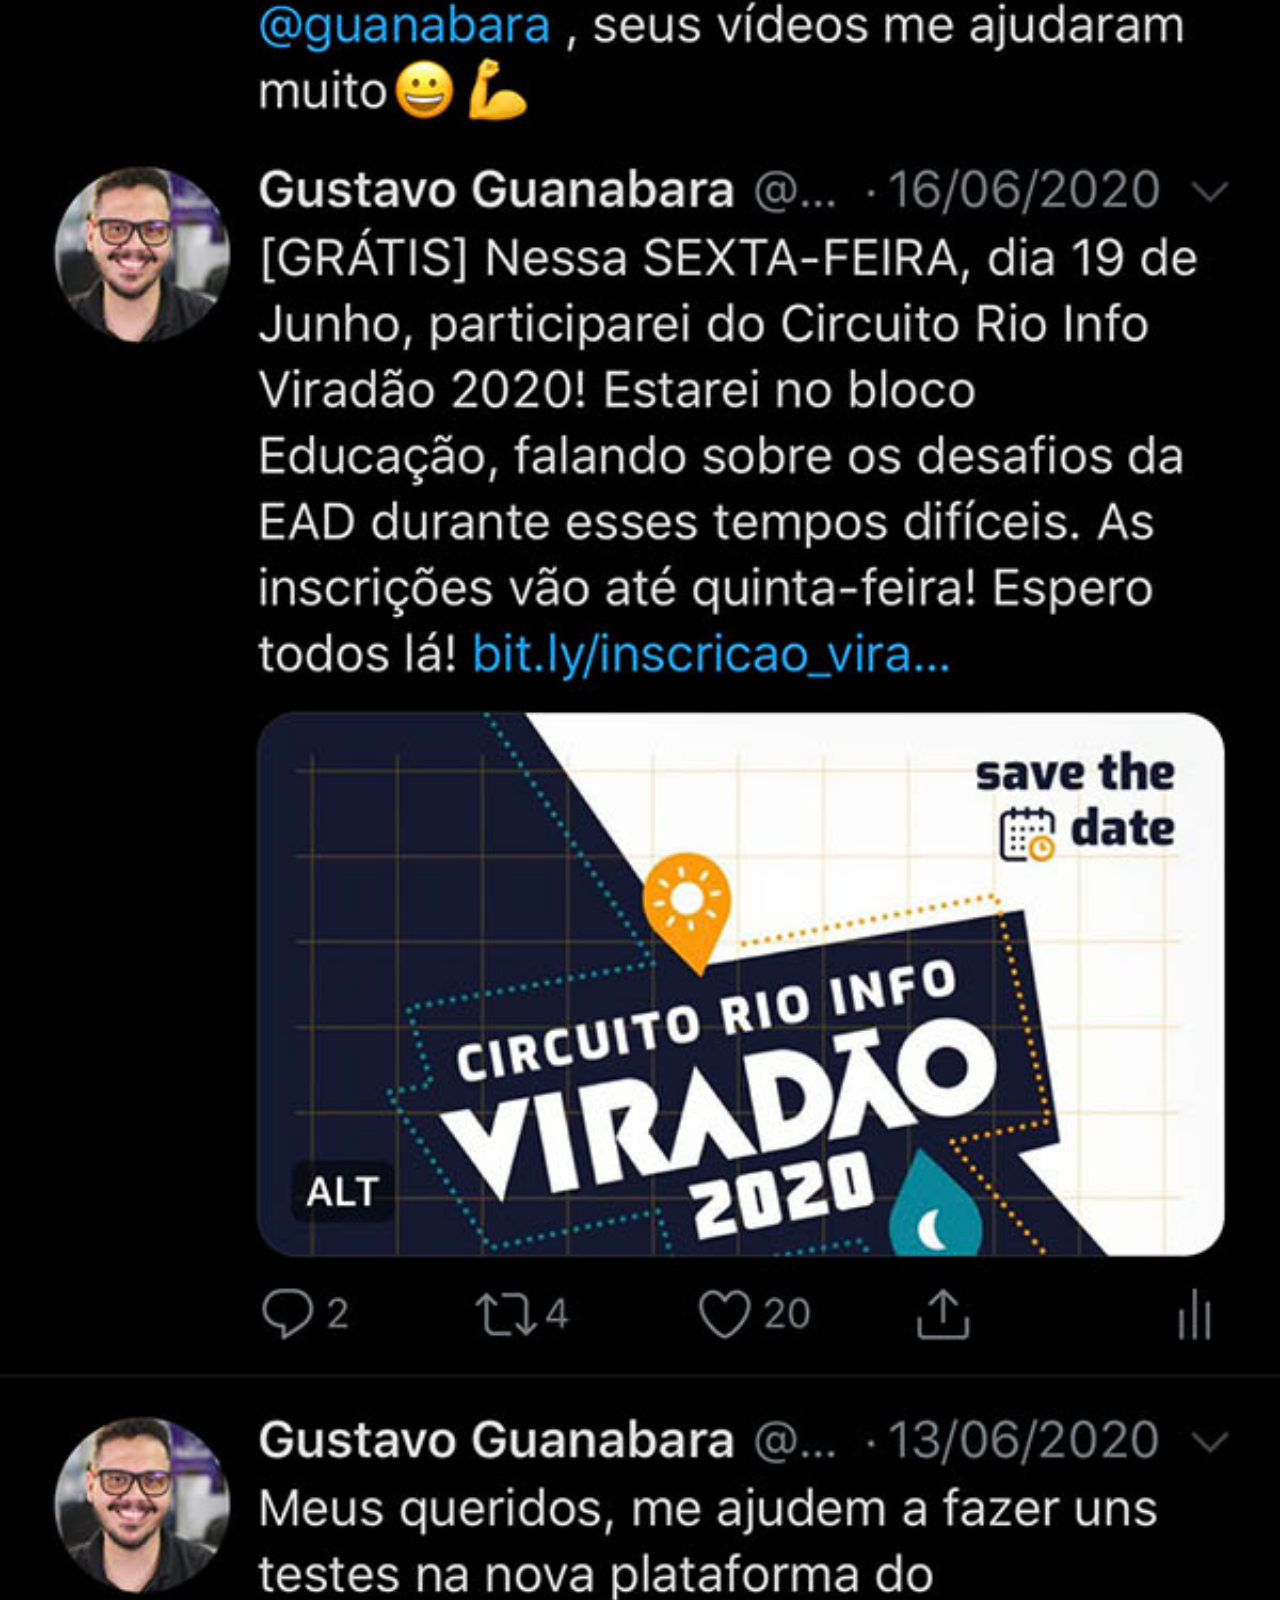
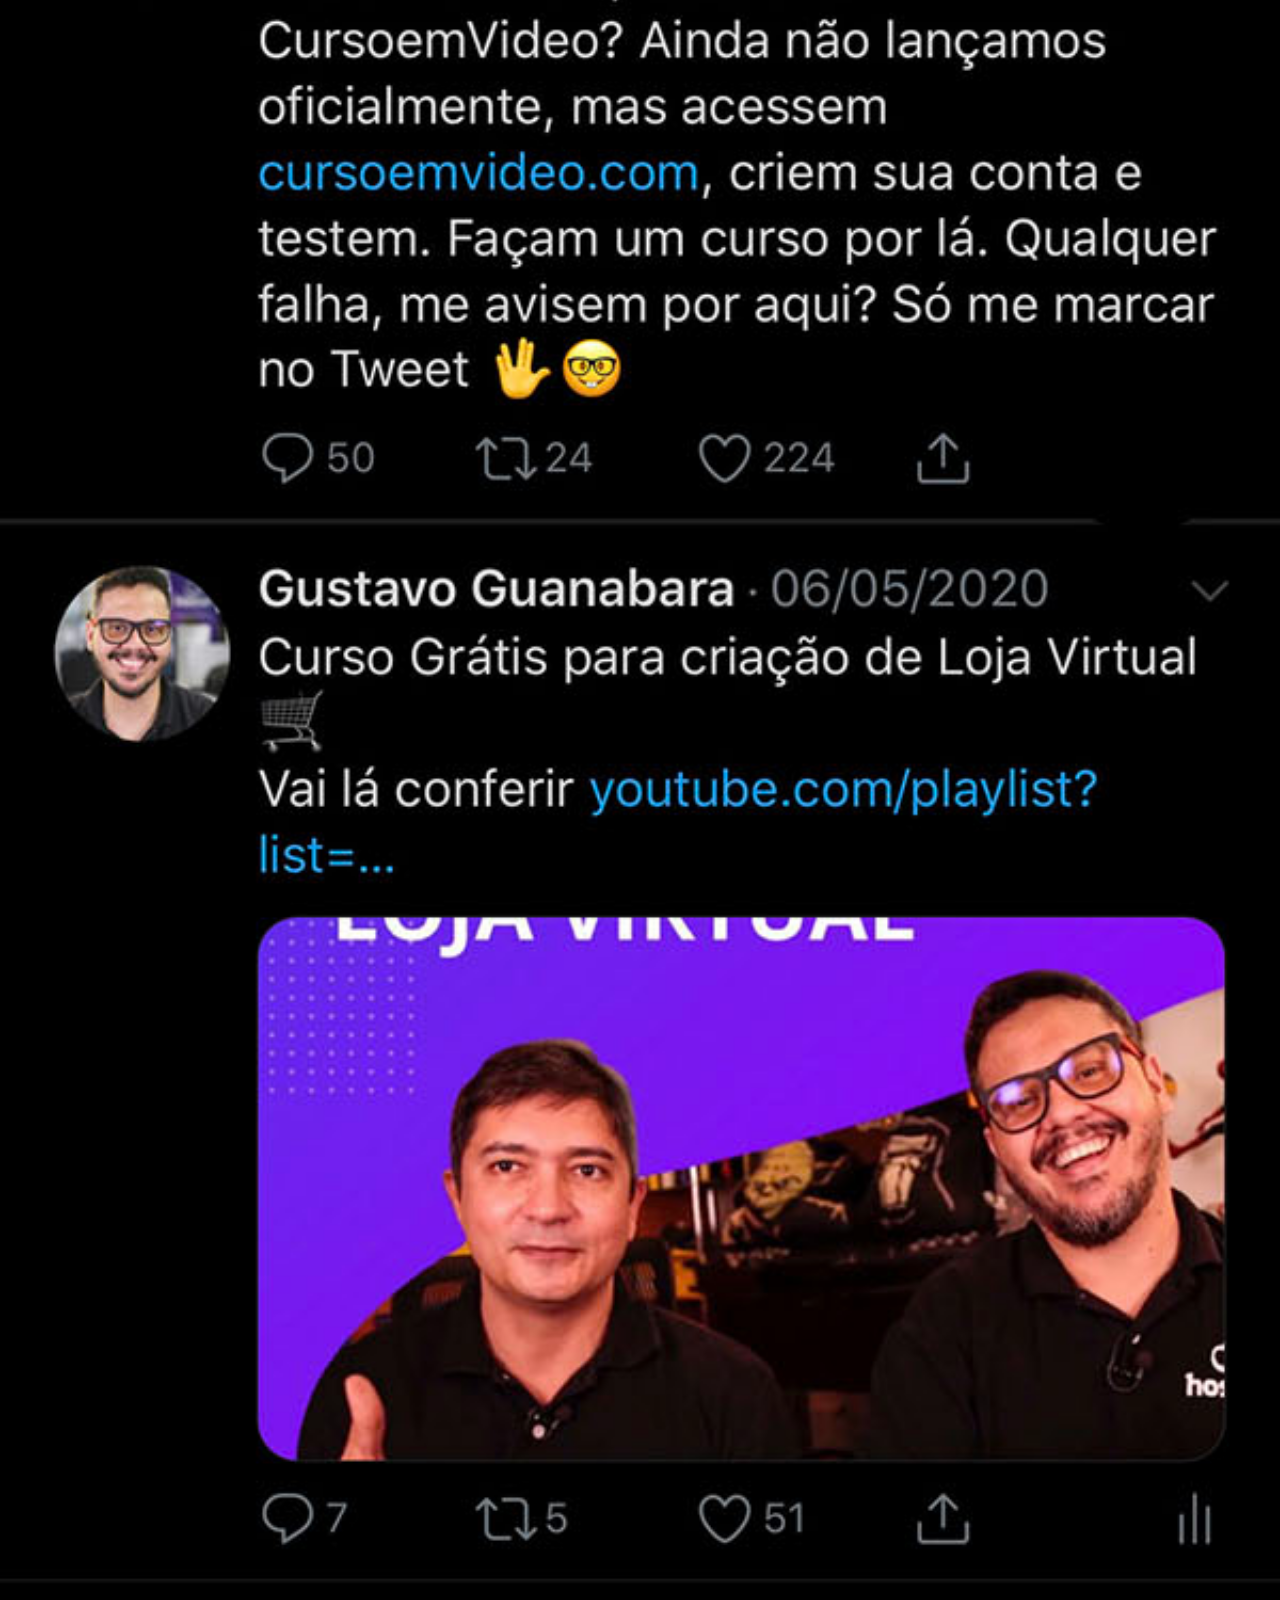
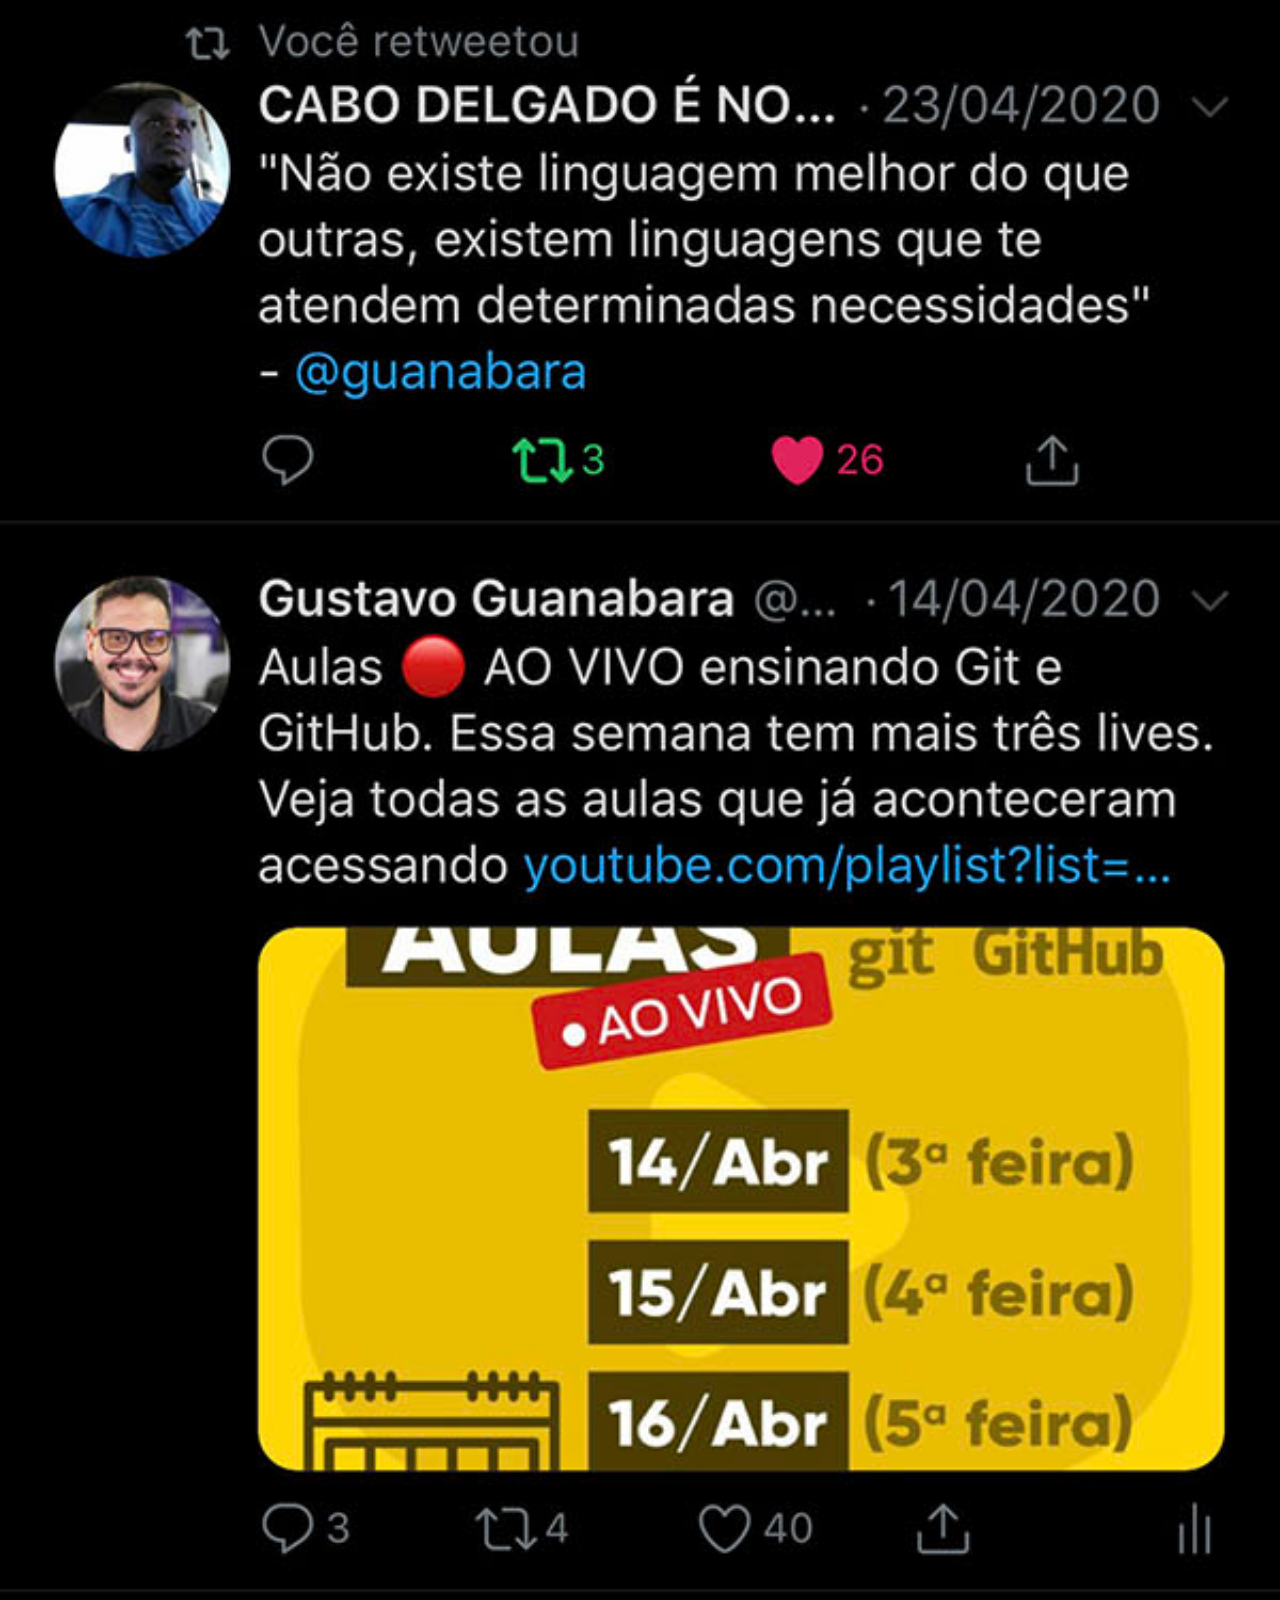
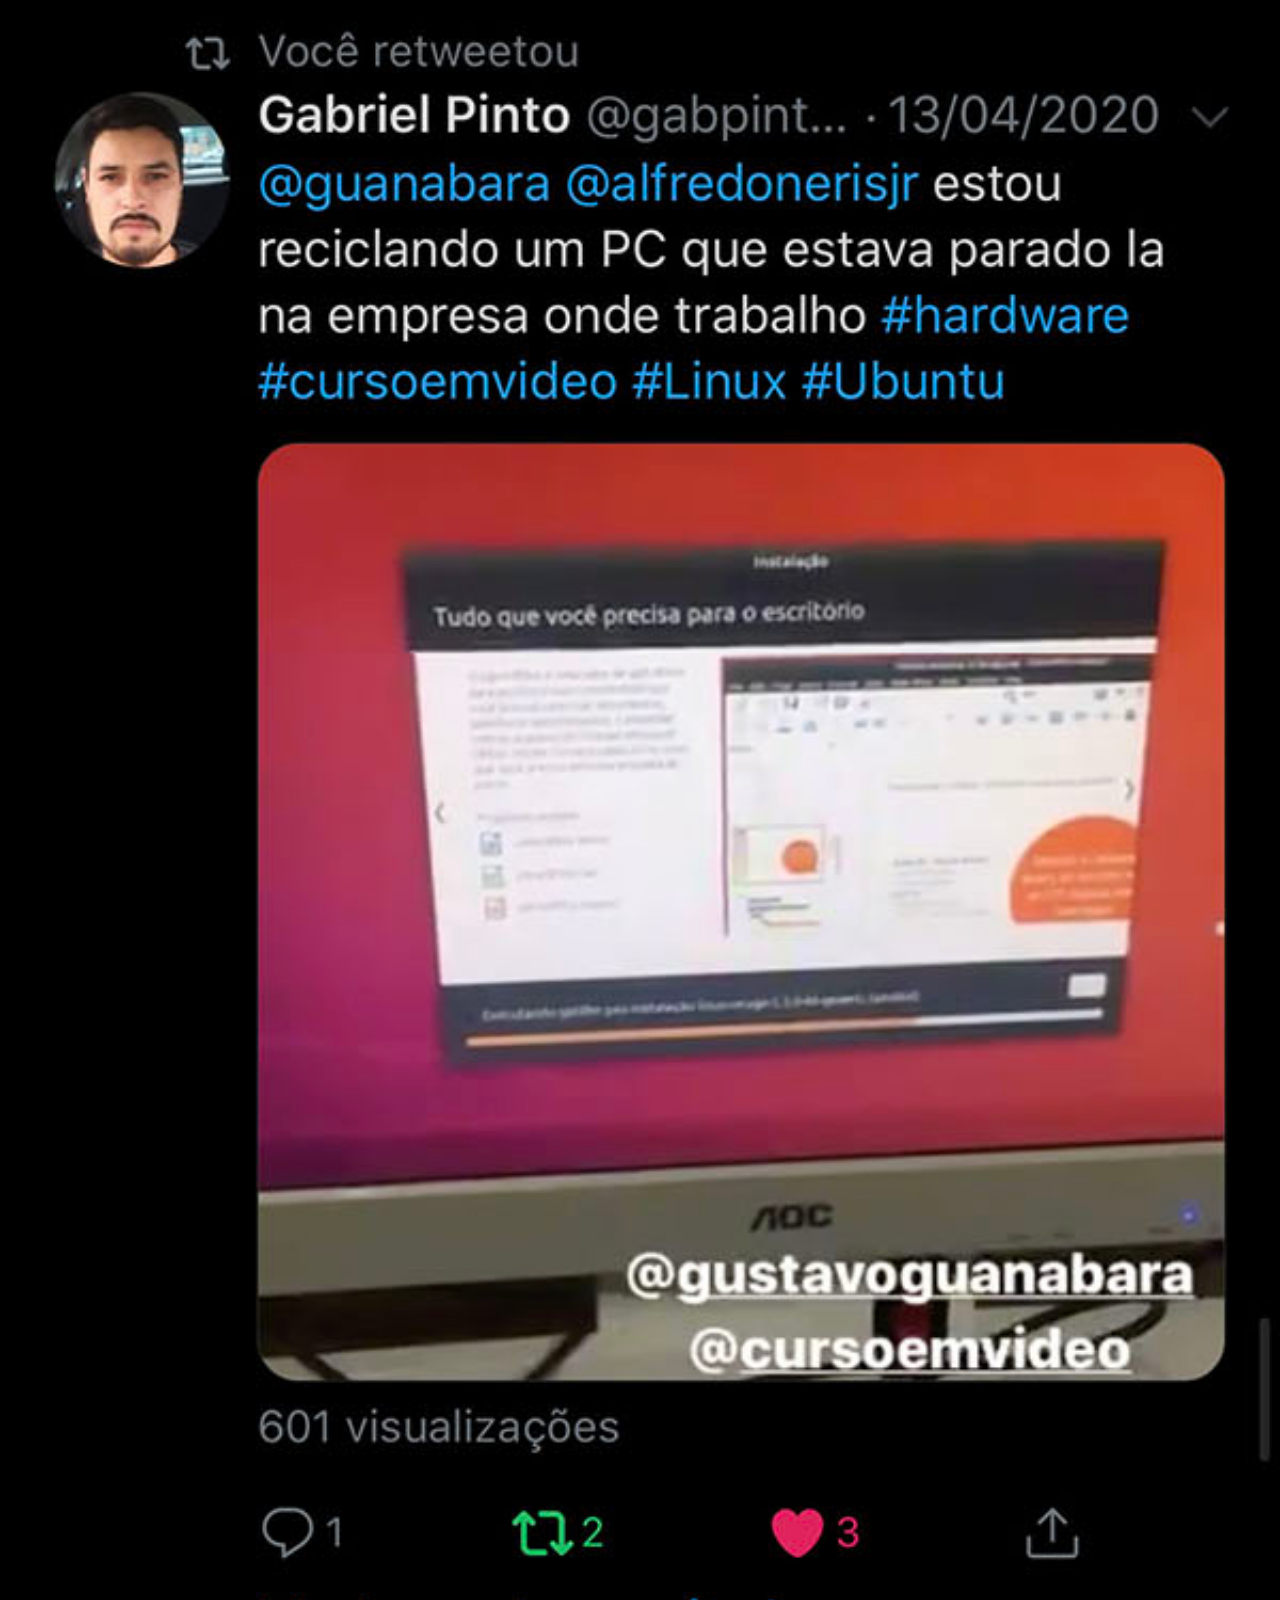
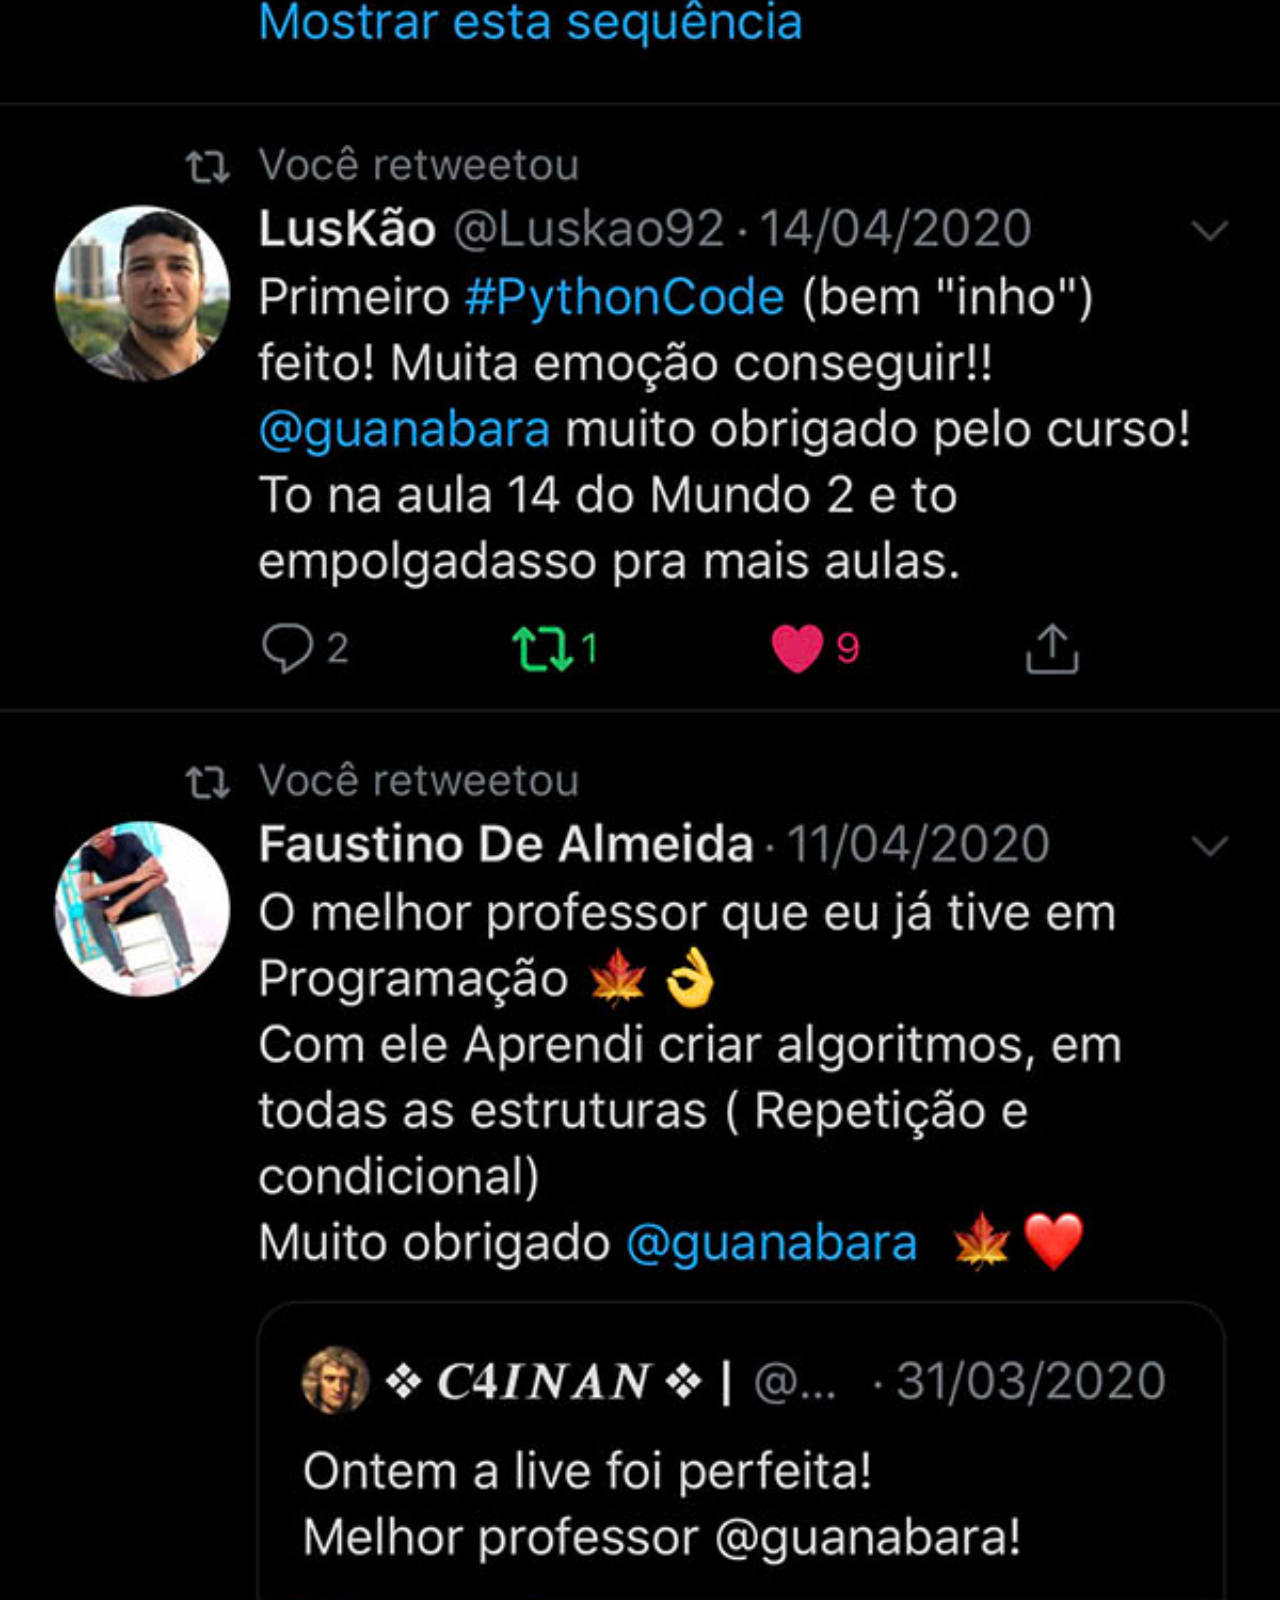
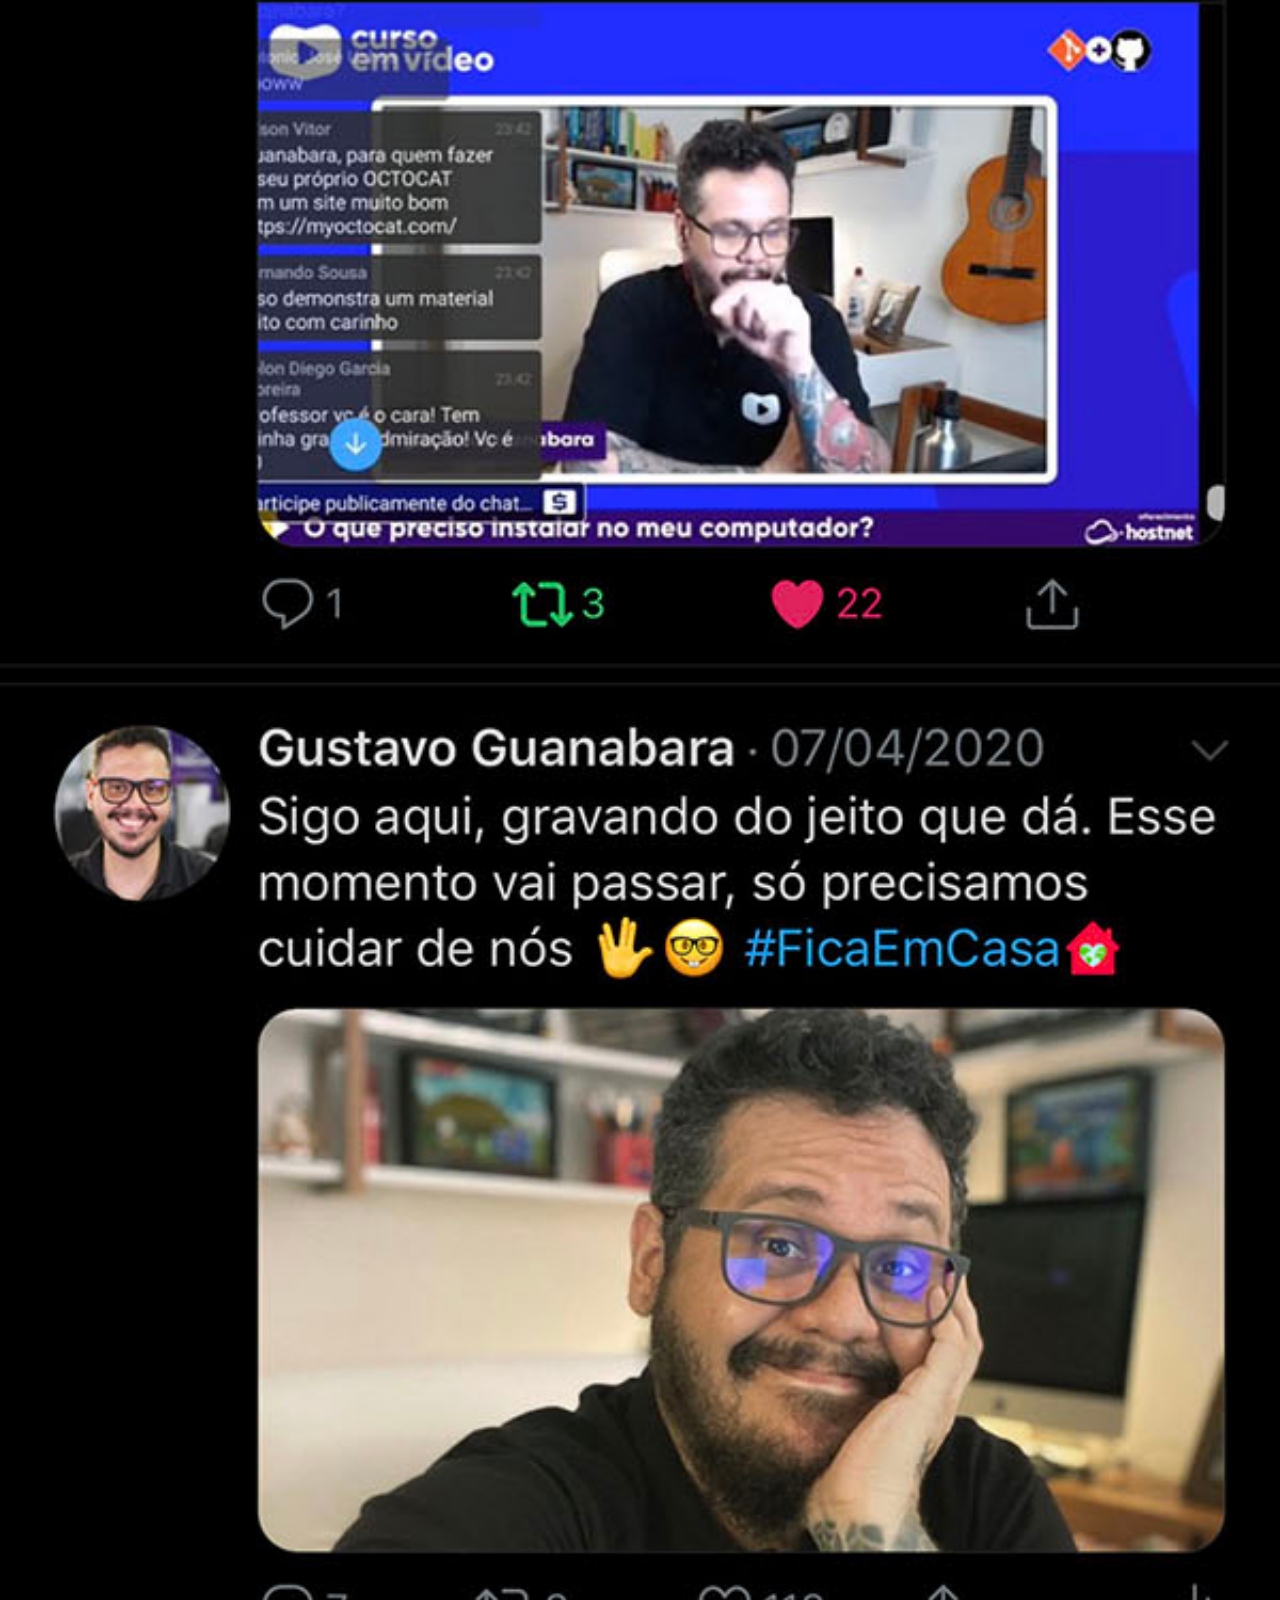
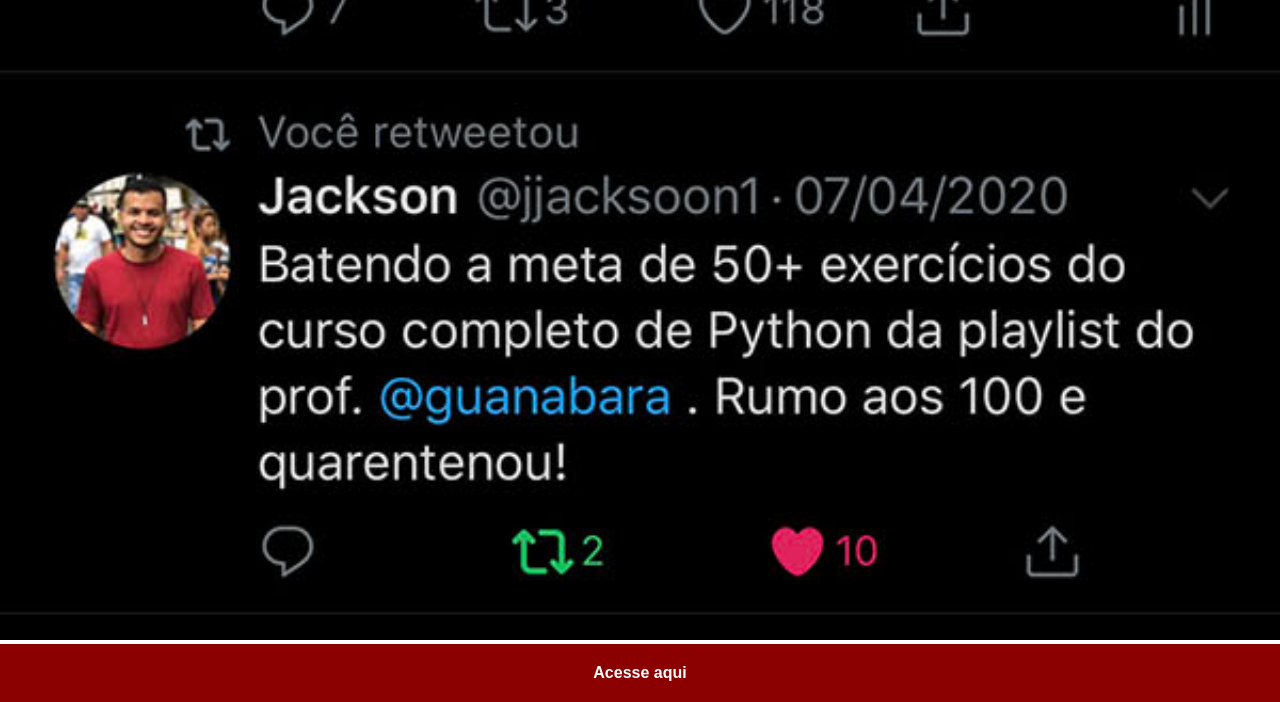
<file: x.html>
<!DOCTYPE html>
<html lang="pt-br">
<head>
    <meta charset="UTF-8">
    <meta name="viewport" content="width=device-width, initial-scale=1.0">
    <title>X</title>
    <link rel="stylesheet" href="estilo/social.css">
</head>
<body>
    <img src="imagens/tela-twitter.jpg" alt="X">
    <a href="https://x.com/Eduardo68317912">Acesse aqui</a>
</body>
</html>
</file>
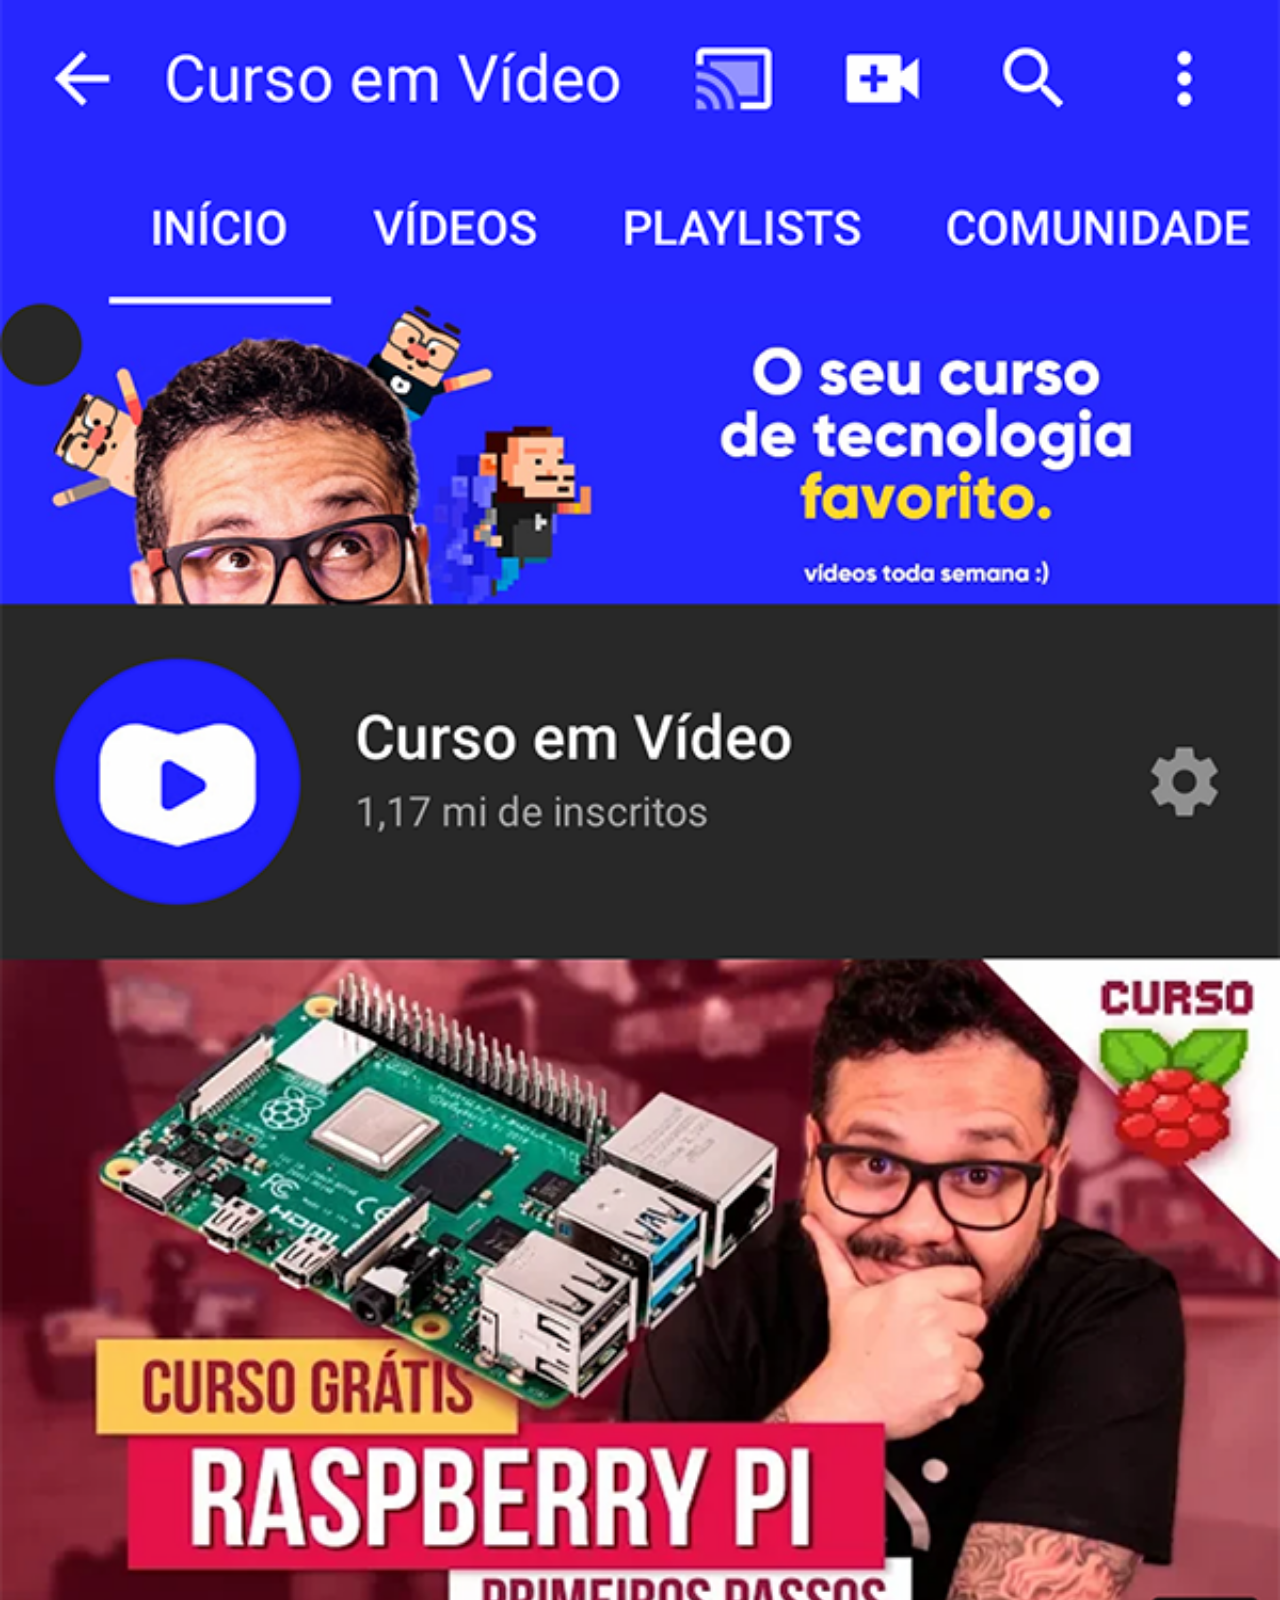
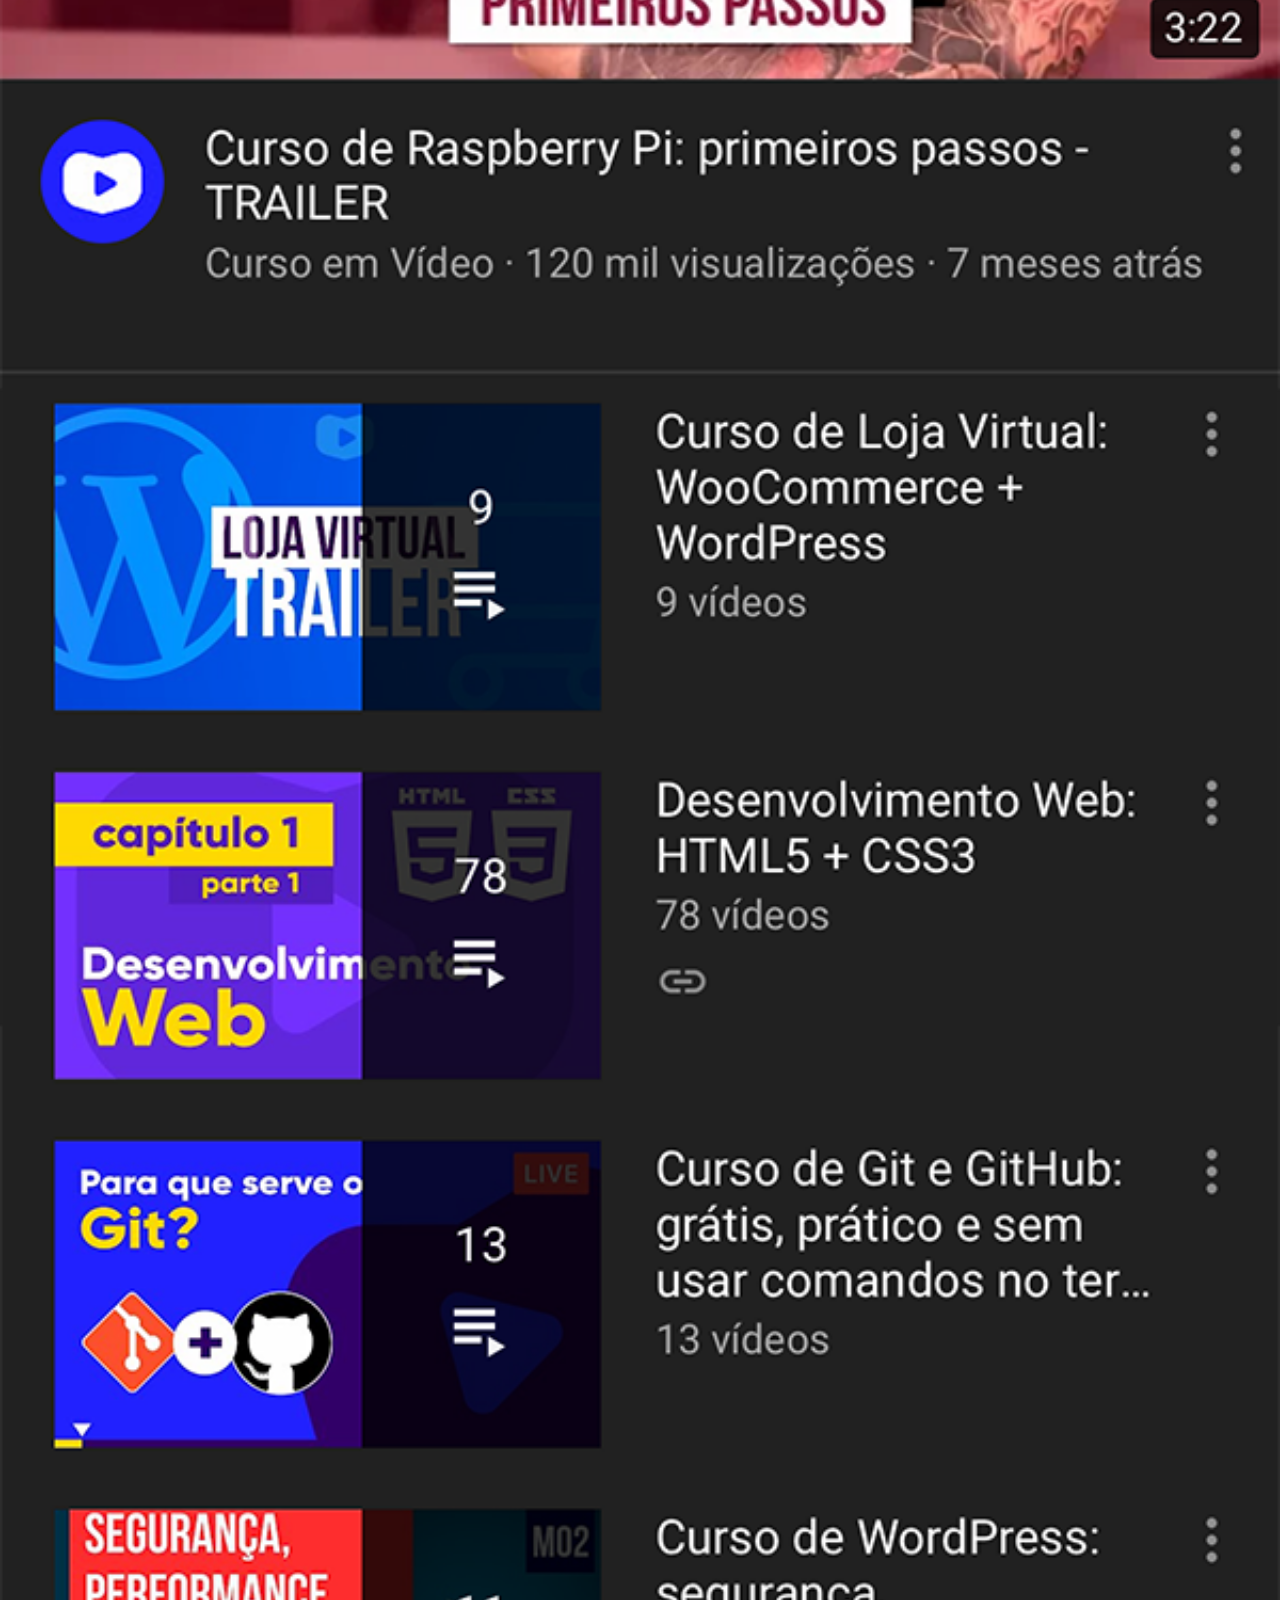
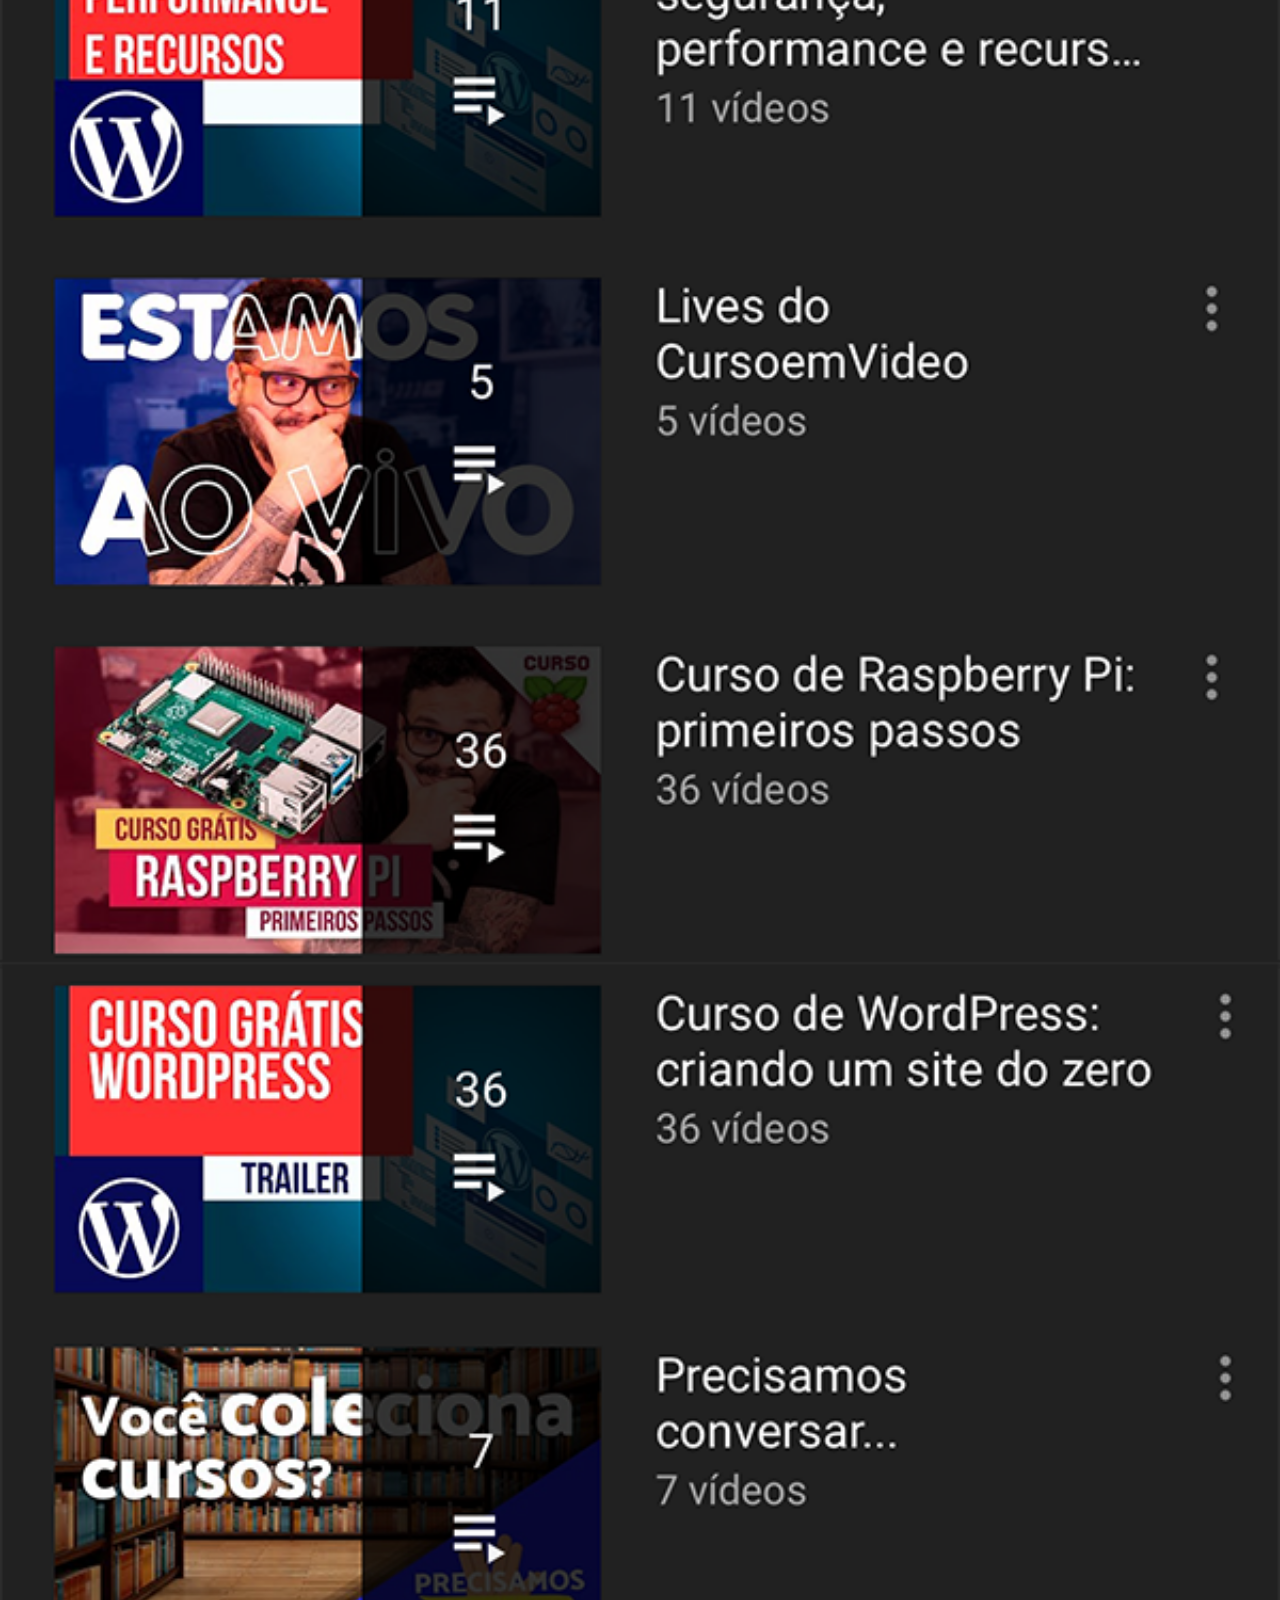
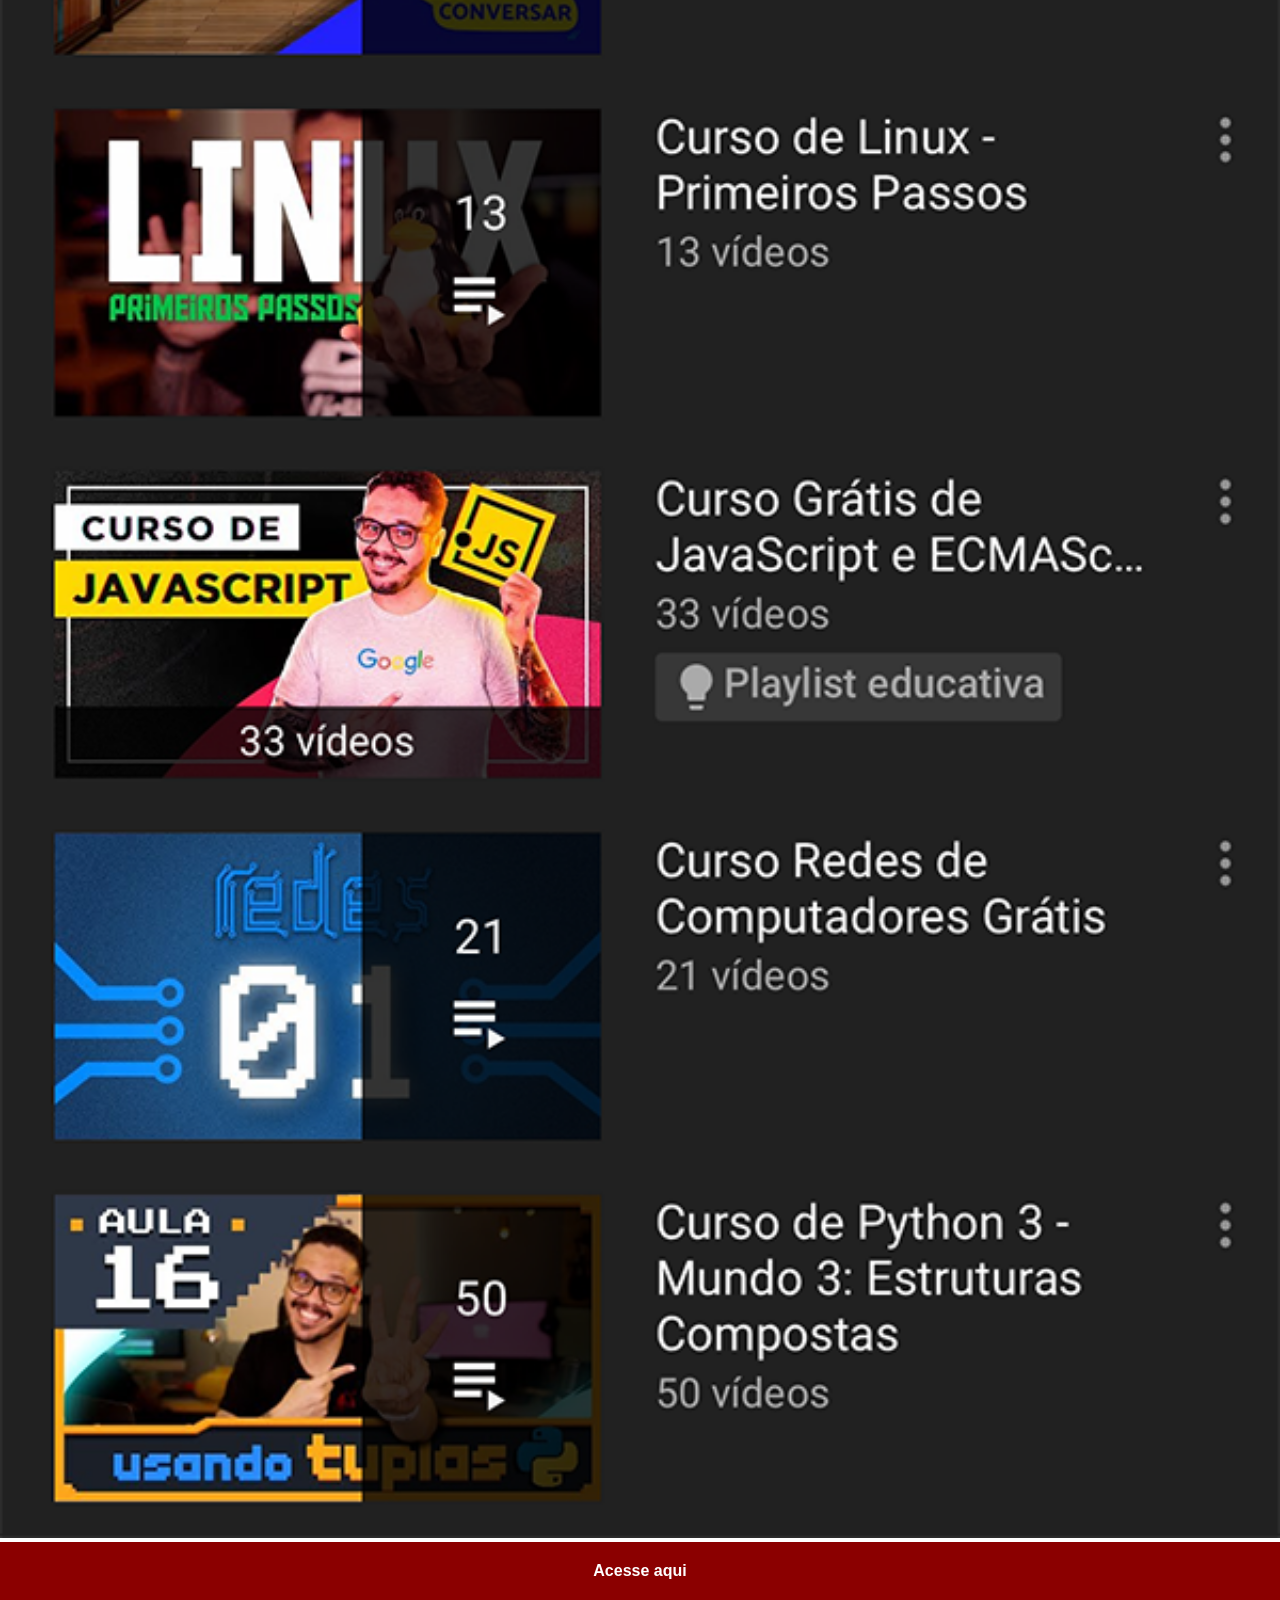
<file: youtube.html>
<!DOCTYPE html>
<html lang="pt-br">
<head>
    <meta charset="UTF-8">
    <meta name="viewport" content="width=device-width, initial-scale=1.0">
    <title>Youtube</title>
    <link rel="stylesheet" href="estilo/social.css">
</head>
<body>
    <img src="imagens/tela-youtube.png" alt="Youtube">
    <a href="https://www.youtube.com/@EduMatos502"> Acesse aqui</a>
</body>
</html>
</file>
<file: estilo/style.css>
@charset "UTF-8";

* {
    margin: 0px;
    padding: 0px;
    font-family: Arial, Helvetica, sans-serif;
}

html, body {
    height: 100vh;
    width: 100vw;
    background-color: black;
}

body {
    background: url(../imagens/fundo-madeira.jpg) no-repeat top center fixed;
    background-size: cover;
}

main {
    height: 100vh;
    position: relative;

}

section#telefone {
    height: 627px;
    width: 311px;

    position: absolute;
    top: 50%;
    left: 50%;
    transform: translate(-50%, -50%);

    background: url(../imagens/frame-iphone.png) no-repeat fixed;
}

iframe#tela {
    position: relative;
    top: 80px;
    left: 22px;
    width: 267px;
    height: 472px;
}

section#redes-sociais {
    text-align: right;
}

section#redes-sociais img {
    width: 50px;
    margin: 15px;
    border-radius: 50%;
    box-shadow: 2px 2px 5px rgba(0, 0, 0, 0.444);
    box-sizing: border-box;
}

#redes-sociais img:hover{
    border: 2px solid rgba(255, 255, 255, 0.558);
    transform: translate(-2px, -2px);
    box-shadow: 5px 5px 10px rgba(0, 0, 0, 0.444);
    transition: transform .3s, border 1s; 
}
</file>
<file: estilo/social.css>
@charset "UTF-8";

* {
            margin: 0px;
            padding: 0px;
            font-family: Arial, Helvetica, sans-serif;
        }

        ::-webkit-scrollbar {
            width: 0px;
            height: 0px;
        }

        img {
            width: 100vw;
        }

        a {
            display: block;
            background-color: darkred;
            color: white;
            padding: 20px;
            text-align: center;
            font-weight: bolder;
            text-decoration: none;
        }

        a:hover {
            background-color: red;
        }
</file>
